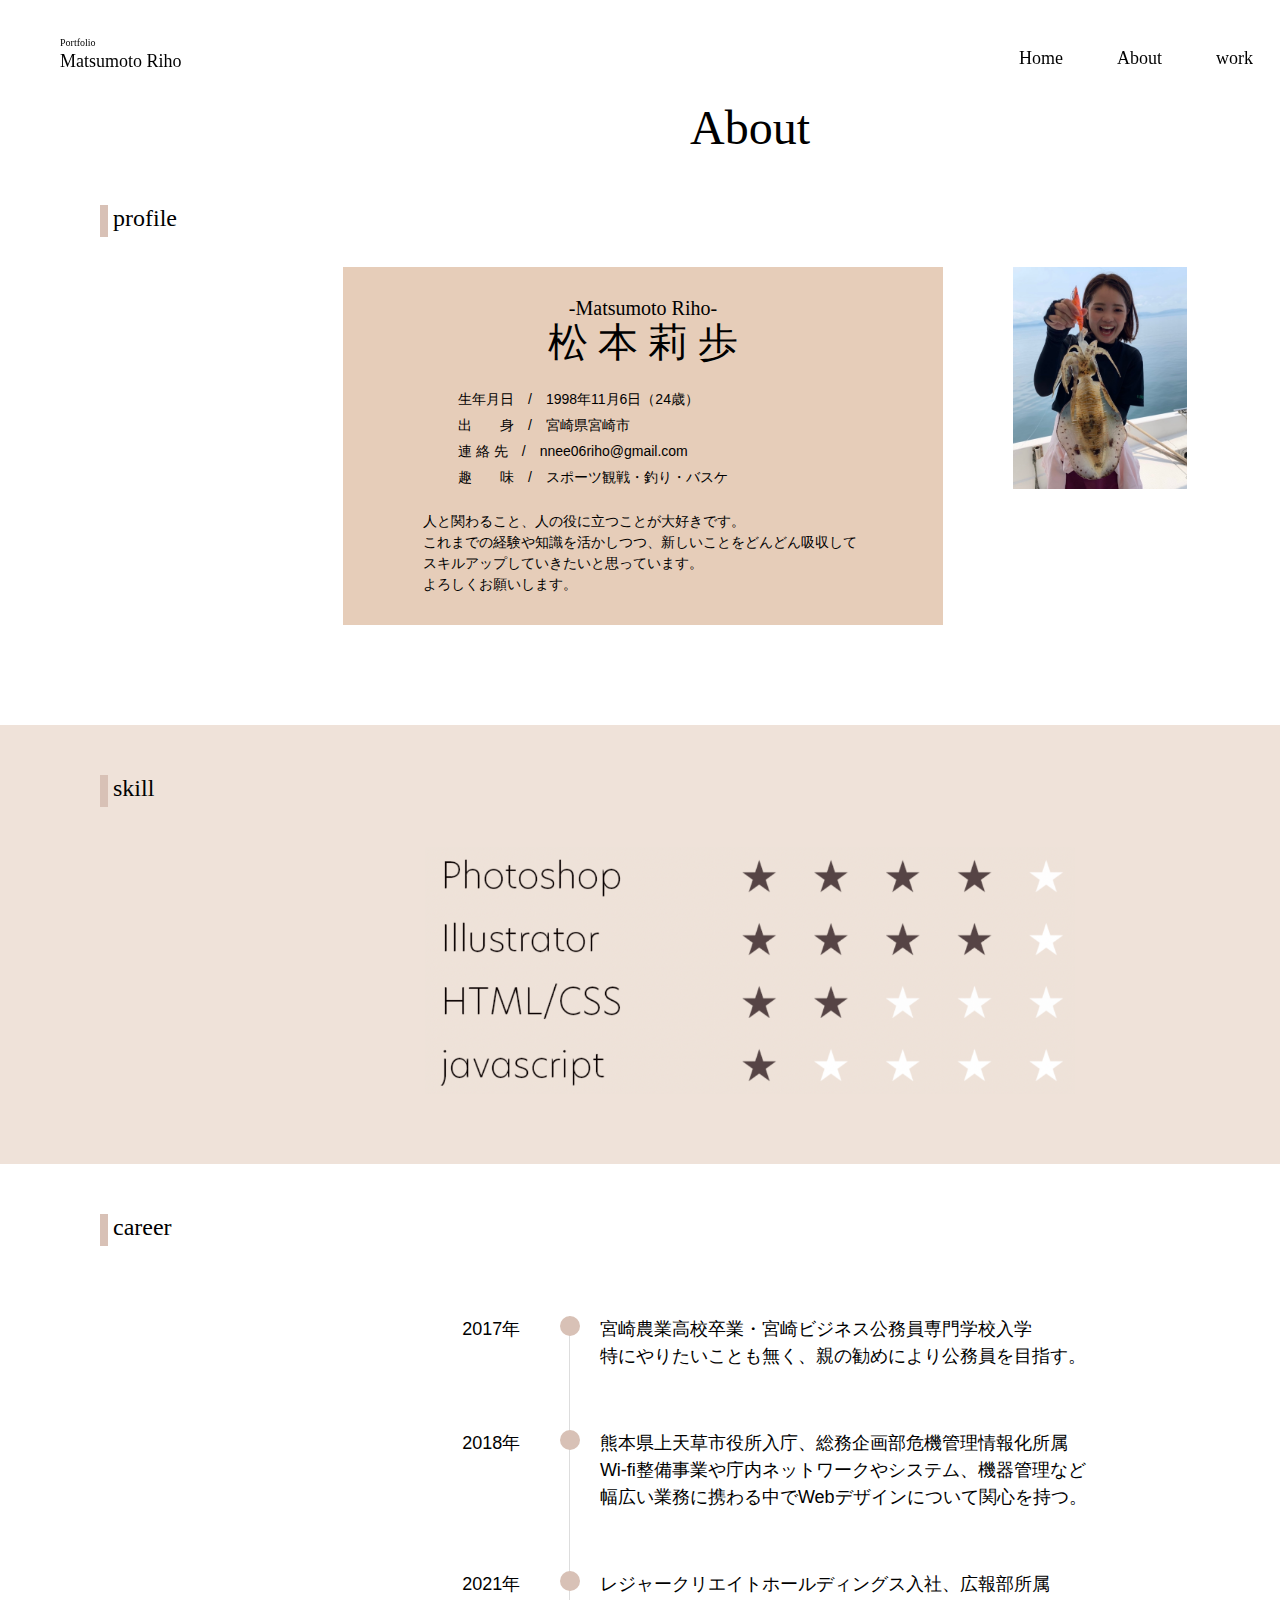
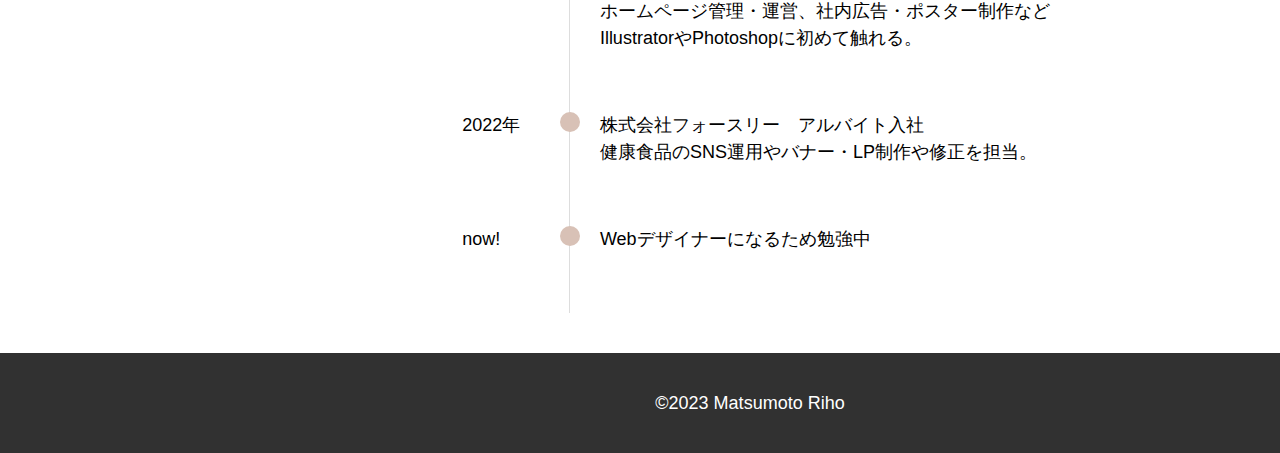
<file: about.html>
<!DOCTYPE html>
<html lang="ja">
<head>
<meta charset="UTF-8">
<meta name="viewport" content="width=device-width, initial-scale=1">
<title>About</title>
<link rel="stylesheet" href="css/style.css">
<link rel="icon" href="images/icon_logo.png">
</head>
<body>
<!--ここからヘッダー-->
<header id="top">
    <div class="top-box">
        <h1><a href="index.html"><span>Portfolio</span><br>Matsumoto Riho</a></h1>   
        <nav id="nav-box">   
            <ul>
                <li><a href="index.html">Home</a></li>
                <li><a href="about.html">About</a></li>
                <li><a href="index.html#home-work">work</a></li>
            </ul>
        </nav>
     </div>
</header>
<!--ここまでヘッダー-->
<!--ここからmainー-->
    <section id="About-profile">
        <h2>About</h2>
    <!--プロフィール-->
        <div class="profile">
            <div class="item">
                <div class="item-square"></div>
                <h3>profile</h3>
            </div>
            <div class="introduction">
                <div class="introduction-box">
                    <div class="name">
                        <p id="furigana">-Matsumoto Riho-</p>
                        <p id="name">松 本  莉 歩</p>
                    </div>
                    <div class="introduction-item">
                        <ul class="item2">
                            <li>生年月日　/　1998年11月6日（24歳）</li>
                            <li>出　　身　/　宮崎県宮崎市</li>
                            <li>連 絡 先　/　nnee06riho@gmail.com</li>
                            <li>趣　　味　/　スポーツ観戦・釣り・バスケ</li>
                        </ul>
                        <p>人と関わること、人の役に立つことが大好きです。<br>
                        これまでの経験や知識を活かしつつ、新しいことをどんどん吸収してスキルアップしていきたいと思っています。<br>よろしくお願いします。</p>
                    </div>
                </div>
                <div class="selfphot">
                    <img src="images/profile_phot.jpg" alt="" width="174" height="222">
                </div>
            </div>
        </div>
    </section>
    <!--スキル-->
    <section id="skill">
        <div class="item">
            <div class="item-square"></div>
            <h3>skill</h3>
        </div>
        <div class="skill-img">
            <img src="images/skill.png" alt="" width="650" height="247">
        </div>
    </section>
    <!--キャリア-->
    <section id="career">
        <div class="item">
            <div class="item-square"></div>
            <h3>career</h3>
        </div>
        <div class="timeline">
            <ul>
                <li>
                    <p class="timeline-date">2017年</p>
                    <div class="timeline-content">
                        <p>宮崎農業高校卒業・宮崎ビジネス公務員専門学校入学<br>特にやりたいことも無く、親の勧めにより公務員を目指す。</p>
                    </div>
                </li>
                <li>
                    <p class="timeline-date">2018年</p>
                    <div class="timeline-content">
                        <p>熊本県上天草市役所入庁、総務企画部危機管理情報化所属<br>Wi-fi整備事業や庁内ネットワークやシステム、機器管理など<br>幅広い業務に携わる中でWebデザインについて関心を持つ。</p>
                    </div>
                </li>
                <li>
                    <p class="timeline-date">2021年</p>
                    <div class="timeline-content">
                        <p>レジャークリエイトホールディングス入社、広報部所属<br>ホームページ管理・運営、社内広告・ポスター制作など<br>IllustratorやPhotoshopに初めて触れる。</p>
                    </div>
                </li>
                <li>
                    <p class="timeline-date">2022年</p>
                    <div class="timeline-content">
                        <p>株式会社フォースリー　アルバイト入社<br>健康食品のSNS運用やバナー・LP制作や修正を担当。</p>
                    </div>
                </li>
                <li>
                    <p class="timeline-date">now!</p>
                    <div class="timeline-content">
                        <p>Webデザイナーになるため勉強中</p>
                    </div>
                </li>
            </ul>
        </div>
    </section>
<!--ここまでmainー-->
<!--ここからフッター-->
<footer>
    <div class="small">
        <small>©︎2023 Matsumoto Riho</small>
    </div>
</footer>
<!--ここまでフッター-->
</body>
</html>
</file>
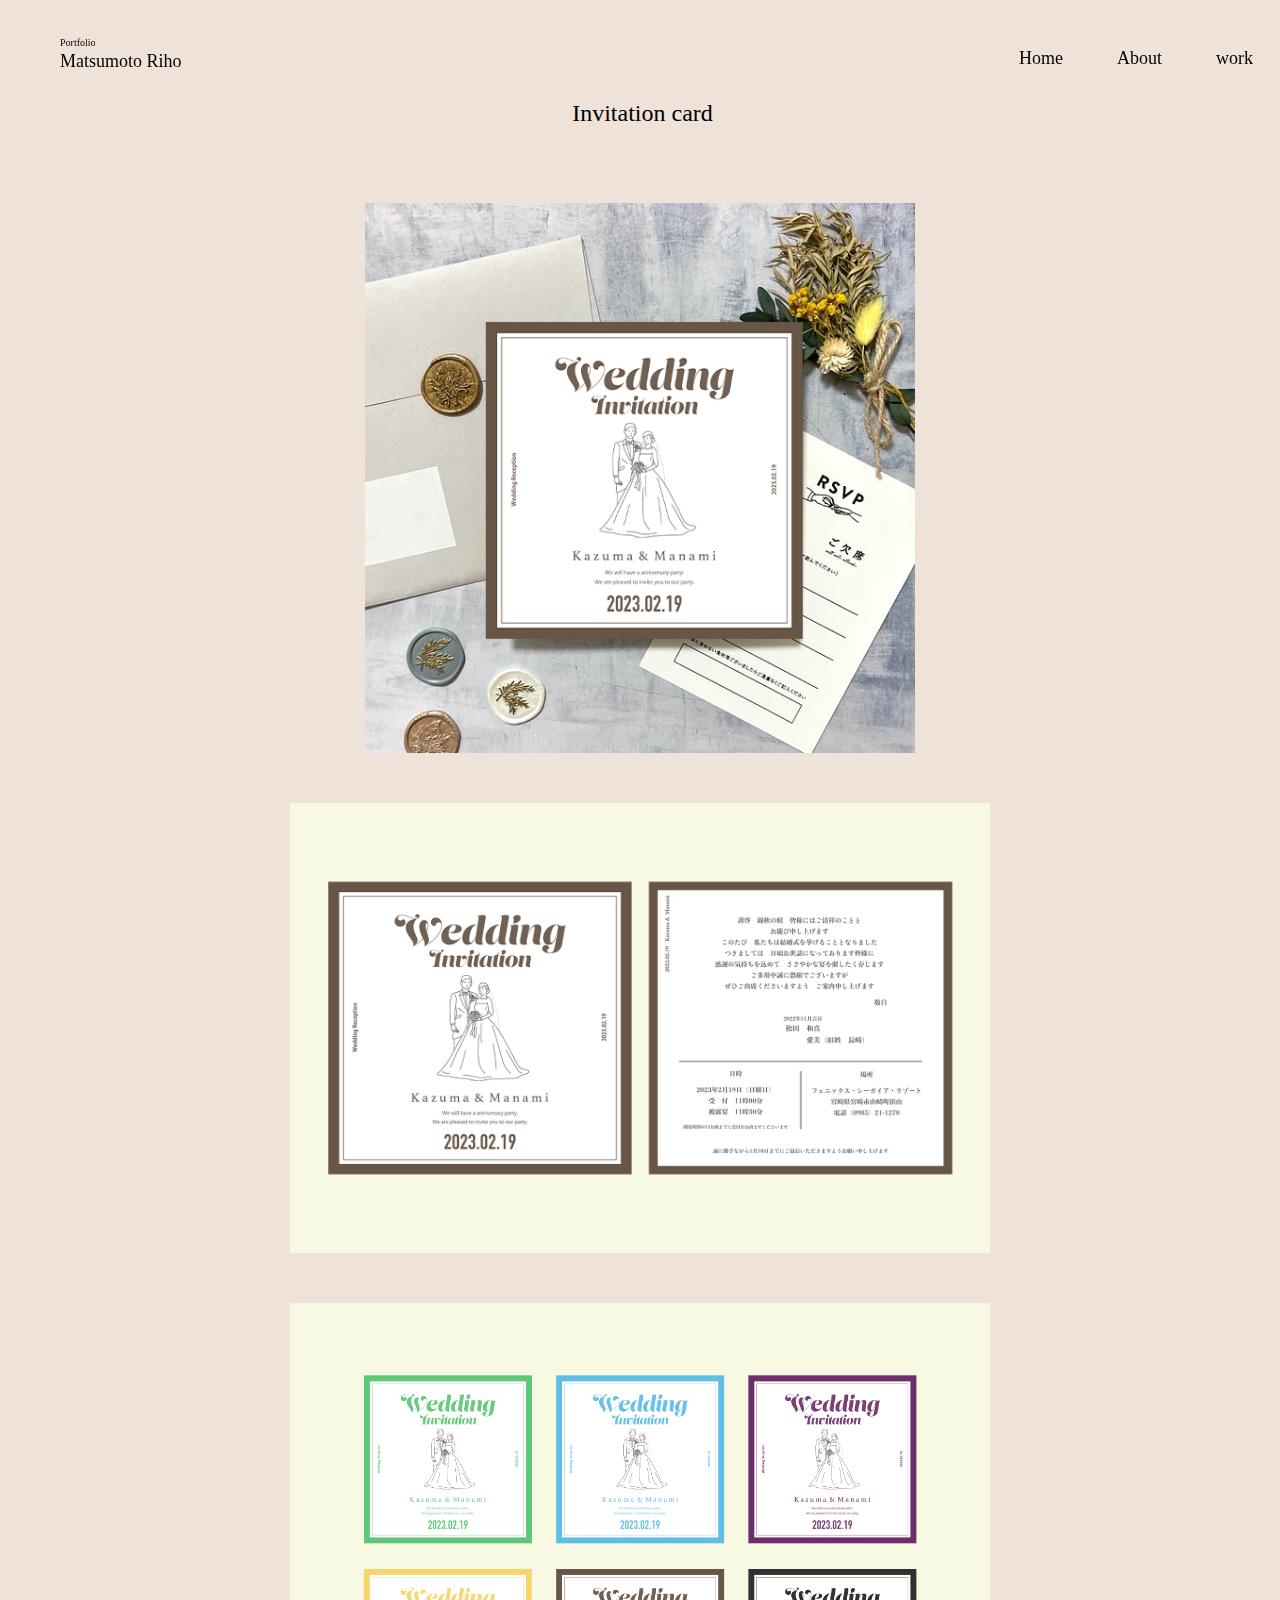
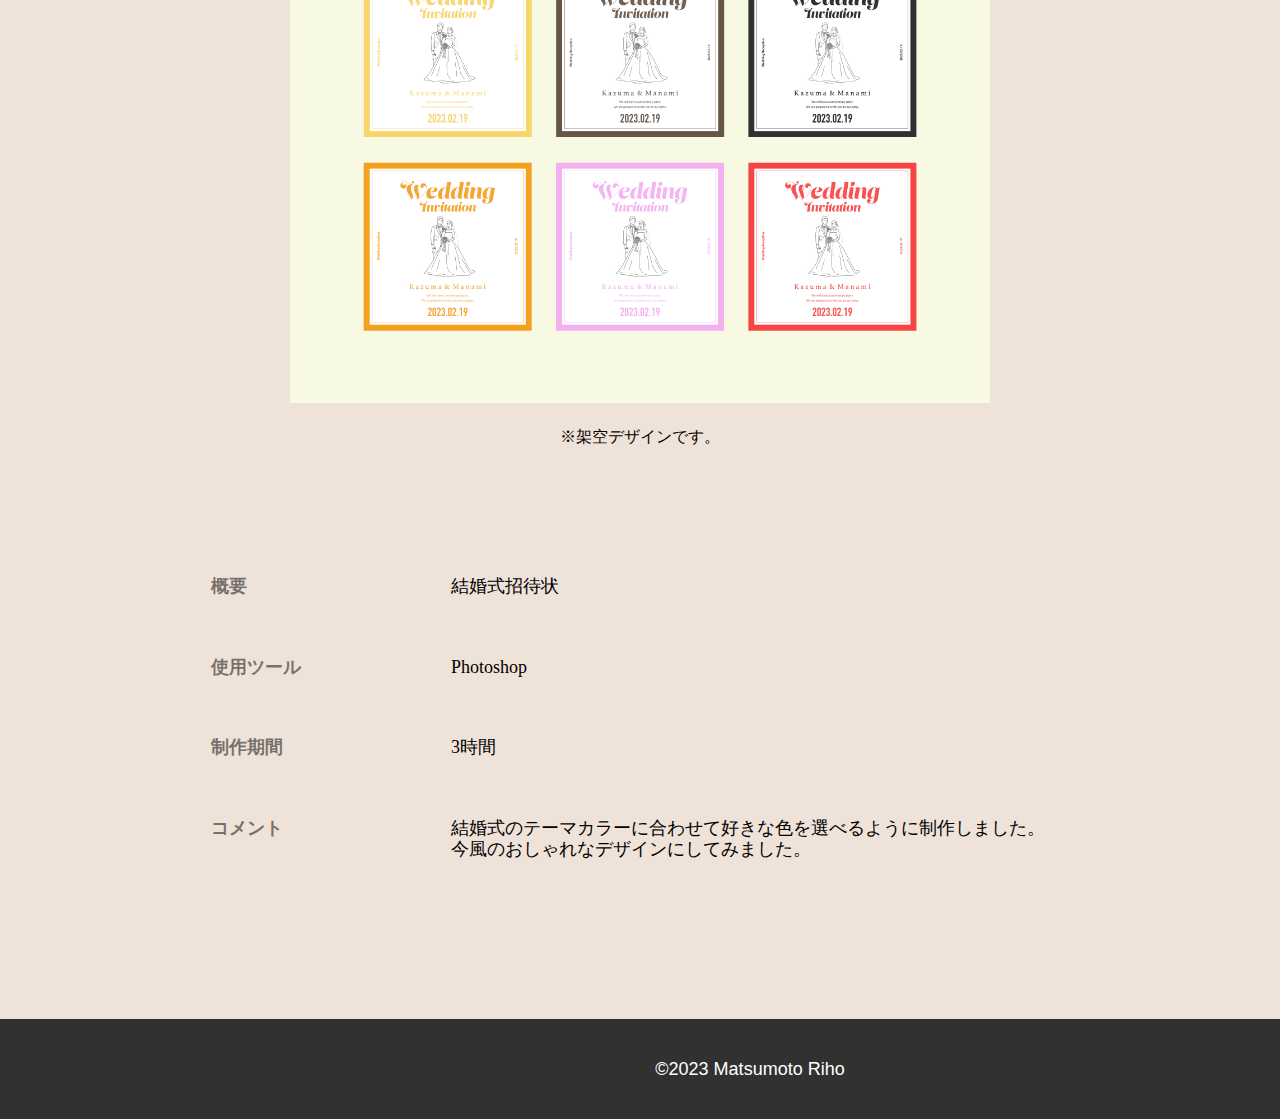
<file: work1.html>
<!DOCTYPE html>
<html lang="ja">
<head>
<meta charset="UTF-8">
<meta name="viewport" content="width=device-width, initial-scale=1">
<title>Invitation card</title>
<link rel="stylesheet" href="css/style.css">
<link rel="stylesheet" href="css/responsive.css" media="screen and (max-width: 480px)">
<link rel="icon" href="images/icon_logo.png">
</head>
<body>
<!--ここからヘッダー-->
<header id="top">
    <div class="top-box">
        <h1><a href="index.html"><span>Portfolio</span><br>Matsumoto Riho</a></h1>   
        <nav id="nav-box">   
            <ul>
                <li><a href="index.html">Home</a></li>
                <li><a href="about.html">About</a></li>
                <li><a href="index.html#home-work">work</a></li>
            </ul>
        </nav>
     </div>
</header>
<!--ここまでヘッダー-->
<!--ここからmain-->
    <div class="title">
        <h3>Invitation card</h3>
    </div>
    <div class="work-img">
        <div>
            <img src="images/work_Invitation1.png" alt="" width="600" height="600">
        </div>
        <div>
            <img src="images/work_Invitation2.png" alt="" width="750" height="500">
        </div>
        <div>
            <img src="images/work_Invitation3.png" alt="" width="750" height="750">
        </div>
    </div>
    <p class="kakuu">※架空デザインです。</p>
    <div class="work-overview">
        <dl>
            <dt>概要</dt><dd>結婚式招待状</dd>
            <dt>使用ツール</dt><dd>Photoshop</dd>
            <dt>制作期間</dt><dd>3時間</dd>
            <dt>コメント</dt><dd>結婚式のテーマカラーに合わせて好きな色を選べるように制作しました。<br>今風のおしゃれなデザインにしてみました。</dd>
        </dl>
    </div>
</section>
<!--ここまでmain-->
<!--ここからフッター-->
<footer>
    <div class="small">
        <small>©︎2023 Matsumoto Riho</small>
    </div>
</footer>
<!--ここまでフッター-->
</body>
</html>
</file>
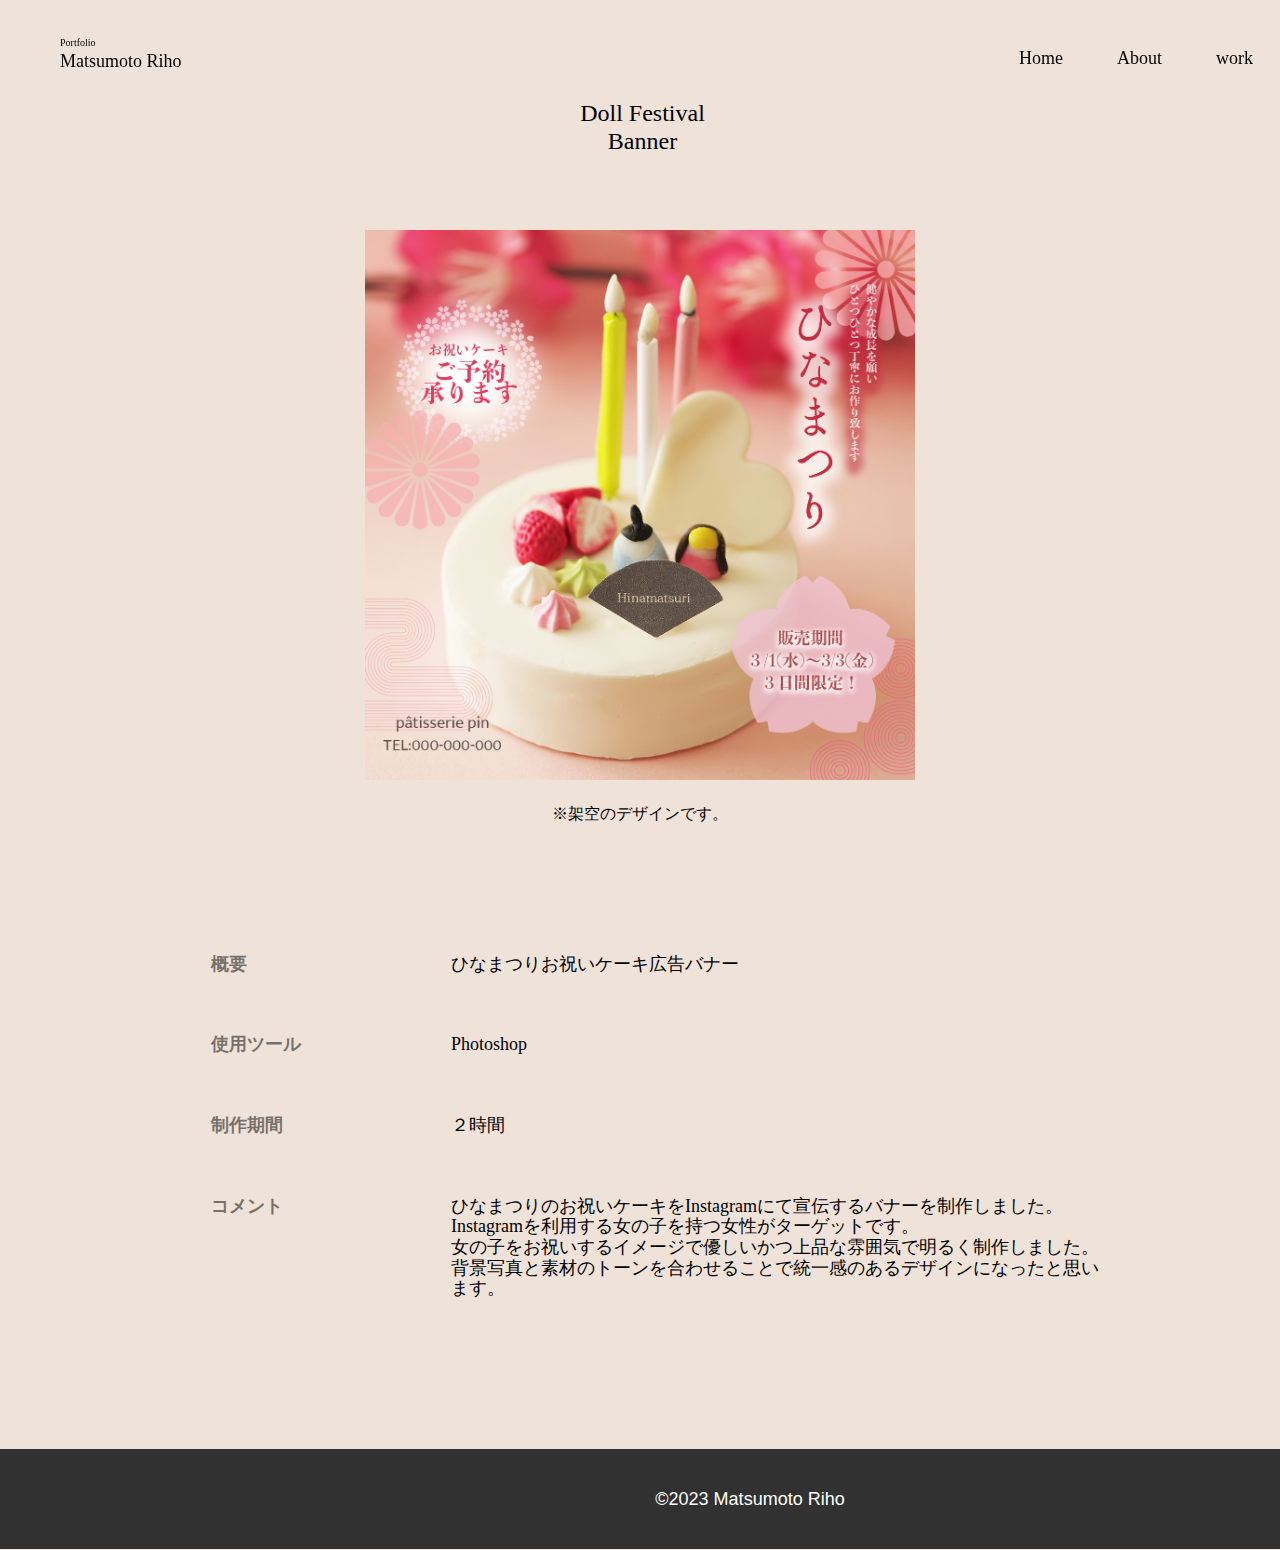
<file: work2.html>
<!DOCTYPE html>
<html lang="ja">
<head>
<meta charset="UTF-8">
<meta name="viewport" content="width=device-width, initial-scale=1">
<title>Doll Festival Banner</title>
<link rel="stylesheet" href="css/style.css">
<link rel="stylesheet" href="css/responsive.css" media="screen and (max-width: 480px)">
<link rel="icon" href="images/icon_logo.png">
</head>
<body>
<!--ここからヘッダー-->
<header id="top">
    <div class="top-box">
        <h1><a href="index.html"><span>Portfolio</span><br>Matsumoto Riho</a></h1>   
        <nav id="nav-box">   
            <ul>
                <li><a href="index.html">Home</a></li>
                <li><a href="about.html">About</a></li>
                <li><a href="index.html#home-work">work</a></li>
            </ul>
        </nav>
     </div>
</header>
<!--ここまでヘッダー-->
<!--ここからmain-->
    <div class="title">
        <h3>Doll Festival<br>Banner</h3>
    </div>
    <div class="work-img">
        <div>
            <img src="images/work_cake.png" alt="" width="600" height="600">
        </div>
    </div>
    <p class="kakuu">※架空のデザインです。</p>
    <div class="work-overview">
        <dl>
            <dt>概要</dt><dd>ひなまつりお祝いケーキ広告バナー</dd>
            <dt>使用ツール</dt><dd>Photoshop</dd>
            <dt>制作期間</dt><dd>２時間</dd>
            <dt>コメント</dt><dd>ひなまつりのお祝いケーキをInstagramにて宣伝するバナーを制作しました。<br>
                Instagramを利用する女の子を持つ女性がターゲットです。<br>女の子をお祝いするイメージで優しいかつ上品な雰囲気で明るく制作しました。<br>背景写真と素材のトーンを合わせることで統一感のあるデザインになったと思います。</dd>
        </dl>
    </div>
</section>
<!--ここまでmain-->
<!--ここからフッター-->
<footer>
    <div class="small">
        <small>©︎2023 Matsumoto Riho</small>
    </div>
</footer>
<!--ここまでフッター-->
</body>
</html>
</file>
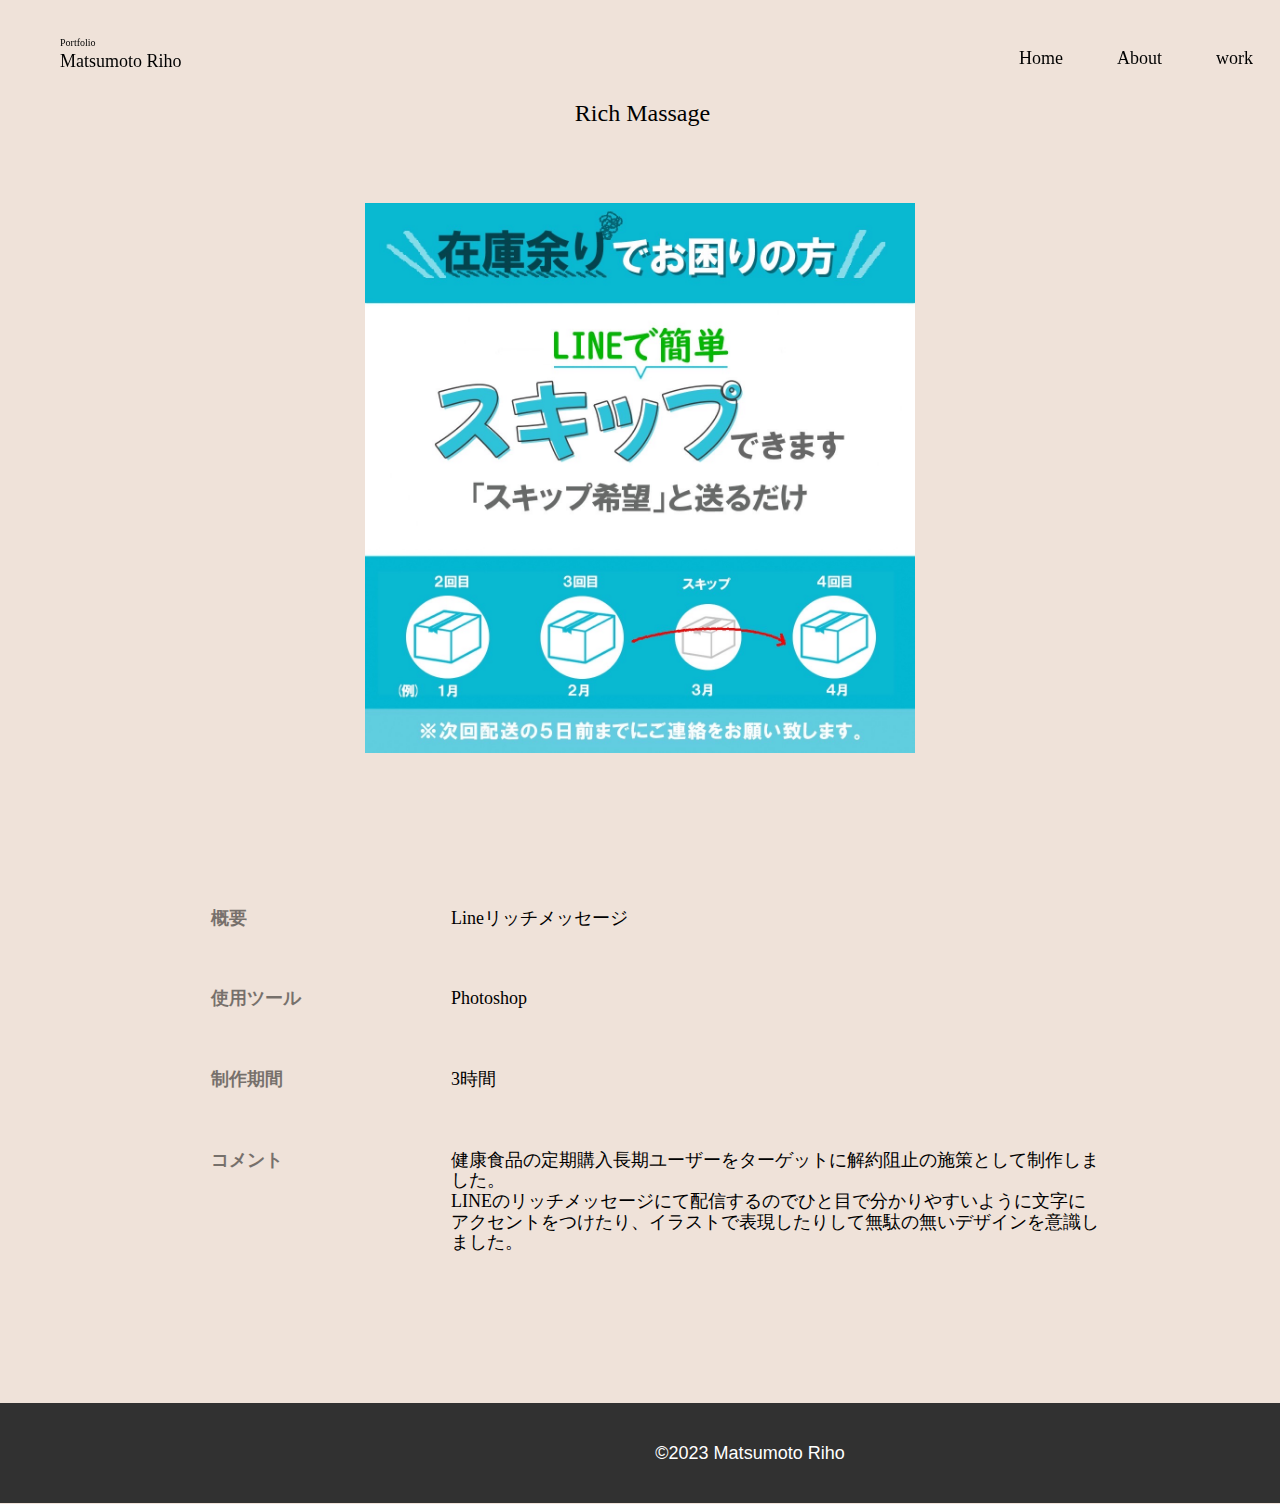
<file: work3.html>
<!DOCTYPE html>
<html lang="ja">
<head>
<meta charset="UTF-8">
<meta name="viewport" content="width=device-width, initial-scale=1">
<title>Rich Massage</title>
<link rel="stylesheet" href="css/style.css">
<link rel="stylesheet" href="css/responsive.css" media="screen and (max-width: 480px)">
<link rel="icon" href="images/icon_logo.png">
</head>
<body>
<!--ここからヘッダー-->
<header id="top">
    <div class="top-box">
        <h1><a href="index.html"><span>Portfolio</span><br>Matsumoto Riho</a></h1>   
        <nav id="nav-box">   
            <ul>
                <li><a href="index.html">Home</a></li>
                <li><a href="about.html">About</a></li>
                <li><a href="index.html#home-work">work</a></li>
            </ul>
        </nav>
     </div>
</header>
<!--ここまでヘッダー-->
<!--ここからmain-->
    <div class="title">
        <h3>Rich Massage</h3>
    </div>
    <div class="work-img">
        <div>
            <img src="images/work_skip.png" alt="" width="600" height="600">
        </div>
    </div>
    <div class="work-overview">
        <dl>
            <dt>概要</dt><dd>Lineリッチメッセージ</dd>
            <dt>使用ツール</dt><dd>Photoshop</dd>
            <dt>制作期間</dt><dd>3時間</dd>
            <dt>コメント</dt><dd>健康食品の定期購入長期ユーザーをターゲットに解約阻止の施策として制作しました。<br>LINEのリッチメッセージにて配信するのでひと目で分かりやすいように文字にアクセントをつけたり、イラストで表現したりして無駄の無いデザインを意識しました。</dd>
        </dl>
    </div>
</section>
<!--ここまでmain-->
<!--ここからフッター-->
<footer>
    <div class="small">
        <small>©︎2023 Matsumoto Riho</small>
    </div>
</footer>
<!--ここまでフッター-->
</body>
</html>
</file>
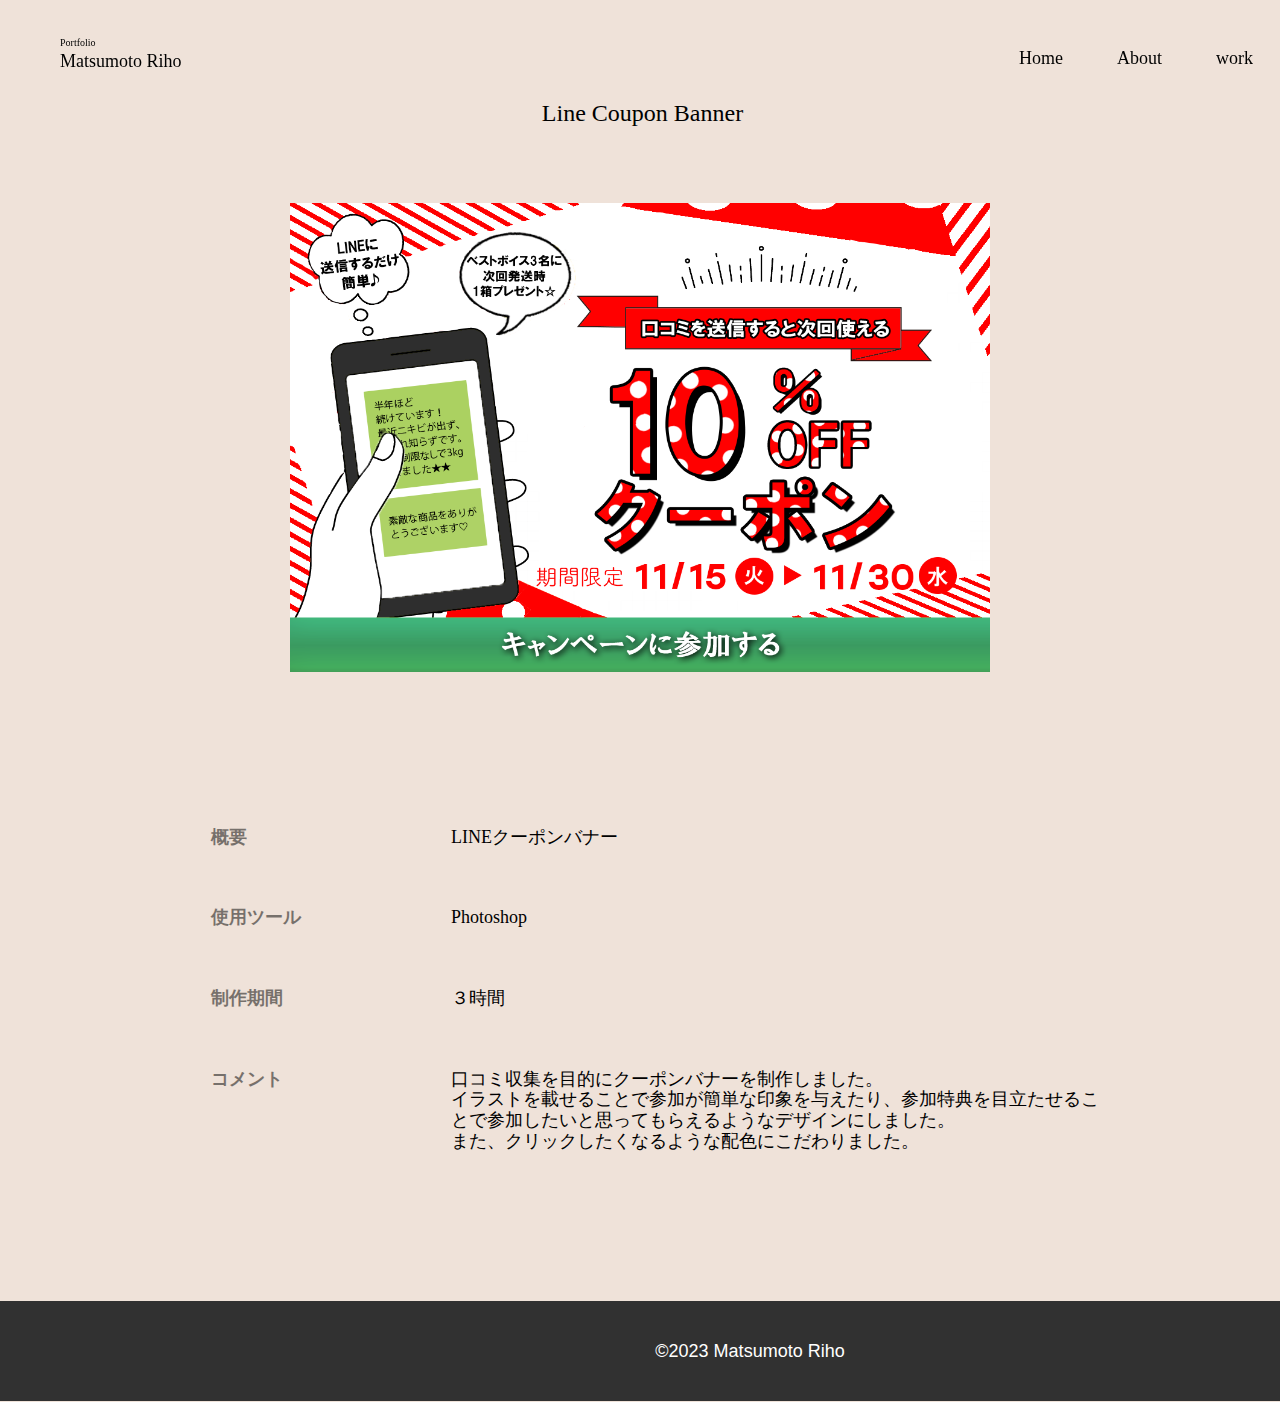
<file: work4.html>
<!DOCTYPE html>
<html lang="ja">
<head>
<meta charset="UTF-8">
<meta name="viewport" content="width=device-width, initial-scale=1">
<title>Line Coupon Banner</title>
<link rel="stylesheet" href="css/style.css">
<link rel="stylesheet" href="css/responsive.css" media="screen and (max-width: 480px)">
<link rel="icon" href="images/icon_logo.png">
</head>
<body>
<!--ここからヘッダー-->
<header id="top">
    <div class="top-box">
        <h1><a href="index.html"><span>Portfolio</span><br>Matsumoto Riho</a></h1>   
        <nav id="nav-box">   
            <ul>
                <li><a href="index.html">Home</a></li>
                <li><a href="about.html">About</a></li>
                <li><a href="index.html#home-work">work</a></li>
                <link rel="icon" href="images/icon_logo.png">
            </ul>
        </nav>
     </div>
</header>
<!--ここまでヘッダー-->
<!--ここからmain-->
    <div class="title">
        <h3>Line Coupon Banner</h3>
    </div>
    <div class="work-img">
        <div>
            <img src="images/work_coupon.png" alt="" width="750" height="519">
        </div>
    </div>
    <div class="work-overview">
        <dl>
            <dt>概要</dt><dd>LINEクーポンバナー</dd>
            <dt>使用ツール</dt><dd>Photoshop</dd>
            <dt>制作期間</dt><dd>３時間</dd>
            <dt>コメント</dt><dd>口コミ収集を目的にクーポンバナーを制作しました。<br>イラストを載せることで参加が簡単な印象を与えたり、参加特典を目立たせることで参加したいと思ってもらえるようなデザインにしました。<br>また、クリックしたくなるような配色にこだわりました。</dd>
        </dl>
    </div>
</section>
<!--ここまでmain-->
<!--ここからフッター-->
<footer>
    <div class="small">
        <small>©︎2023 Matsumoto Riho</small>
    </div>
</footer>
<!--ここまでフッター-->
</body>
</html>
</file>
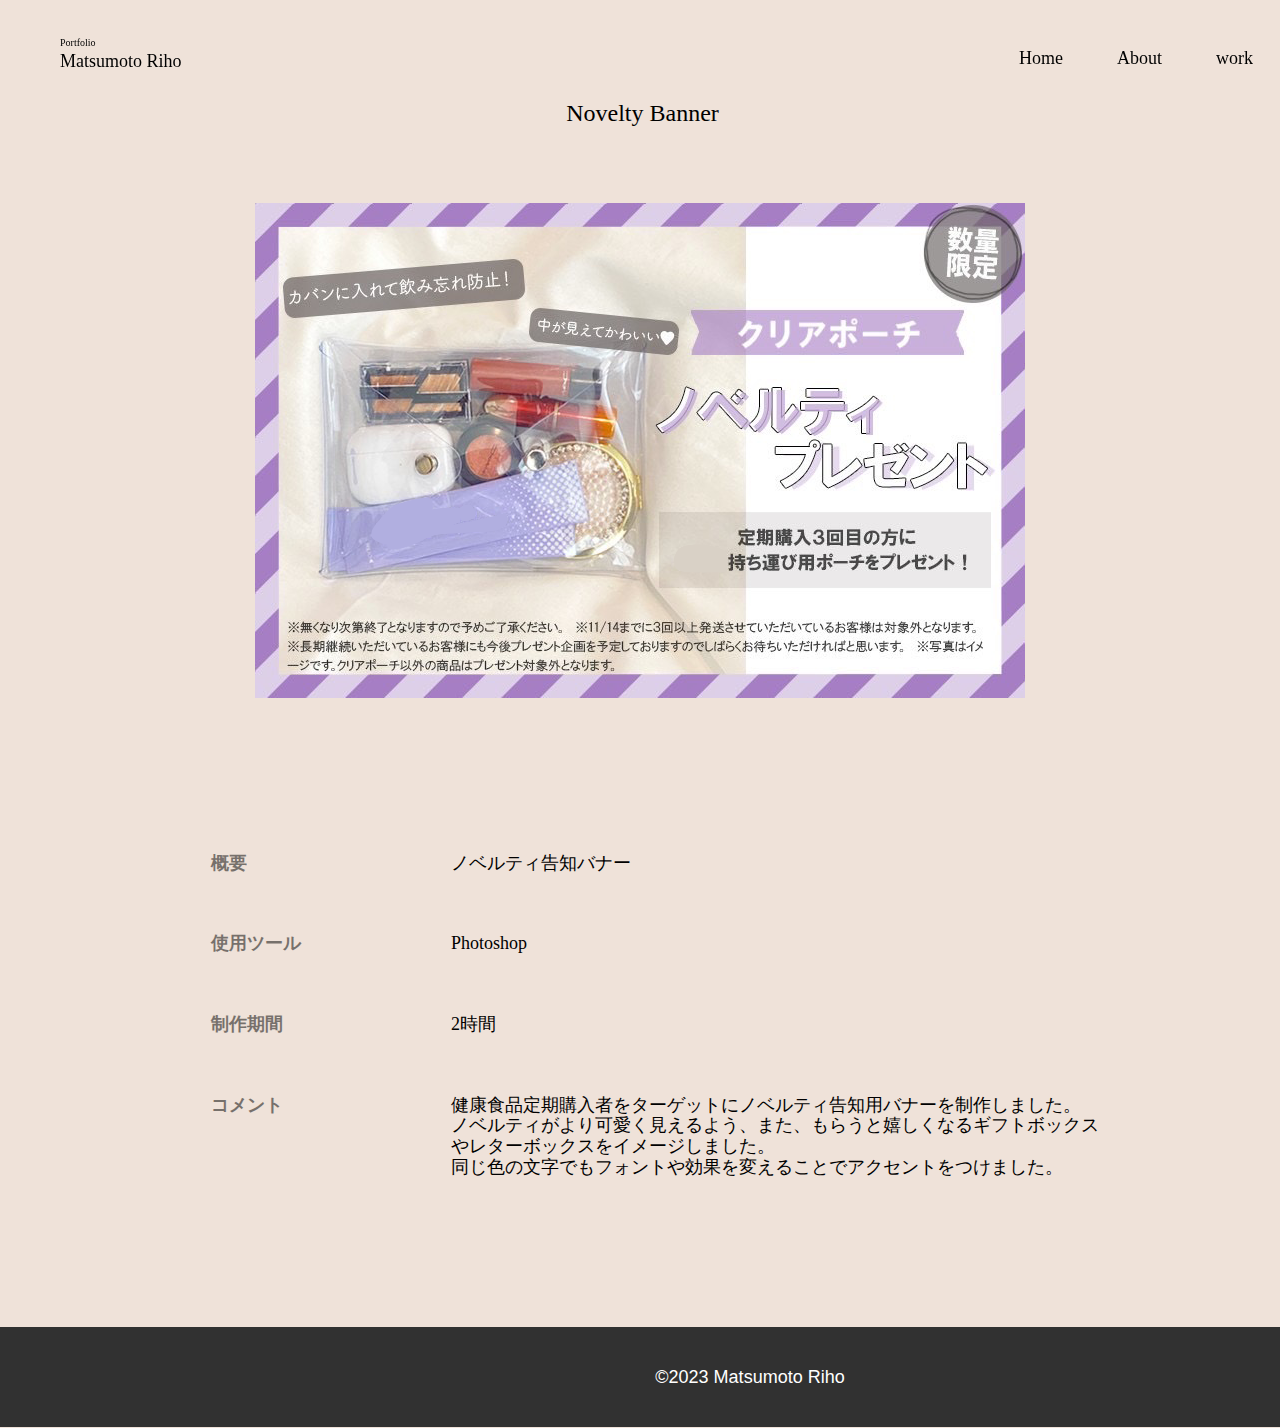
<file: work5.html>
<!DOCTYPE html>
<html lang="ja">
<head>
<meta charset="UTF-8">
<meta name="viewport" content="width=device-width, initial-scale=1">
<title>Novelty Banner</title>
<link rel="stylesheet" href="css/style.css">
<link rel="stylesheet" href="css/responsive.css" media="screen and (max-width: 480px)">
<link rel="icon" href="images/icon_logo.png">
</head>
<body>
<!--ここからヘッダー-->
<header id="top">
    <div class="top-box">
        <h1><a href="index.html"><span>Portfolio</span><br>Matsumoto Riho</a></h1>   
        <nav id="nav-box">   
            <ul>
                <li><a href="index.html">Home</a></li>
                <li><a href="about.html">About</a></li>
                <li><a href="index.html#home-work">work</a></li>
            </ul>
        </nav>
     </div>
</header>
<!--ここまでヘッダー-->
<!--ここからmain-->
    <div class="title">
        <h3>Novelty Banner</h3>
    </div>
    <div class="work-img">
        <div>
            <img src="images/work_novelty.png" alt="" width="" height="">
        </div>
    </div>
    <div class="work-overview">
        <dl>
            <dt>概要</dt><dd>ノベルティ告知バナー</dd>
            <dt>使用ツール</dt><dd>Photoshop</dd>
            <dt>制作期間</dt><dd>2時間</dd>
            <dt>コメント</dt><dd>健康食品定期購入者をターゲットにノベルティ告知用バナーを制作しました。<br>ノベルティがより可愛く見えるよう、また、もらうと嬉しくなるギフトボックスやレターボックスをイメージしました。<br>同じ色の文字でもフォントや効果を変えることでアクセントをつけました。</dd>
        </dl>
    </div>
</section>
<!--ここまでmain-->
<!--ここからフッター-->
<footer>
    <div class="small">
        <small>©︎2023 Matsumoto Riho</small>
    </div>
</footer>
<!--ここまでフッター-->
</body>
</html>
</file>
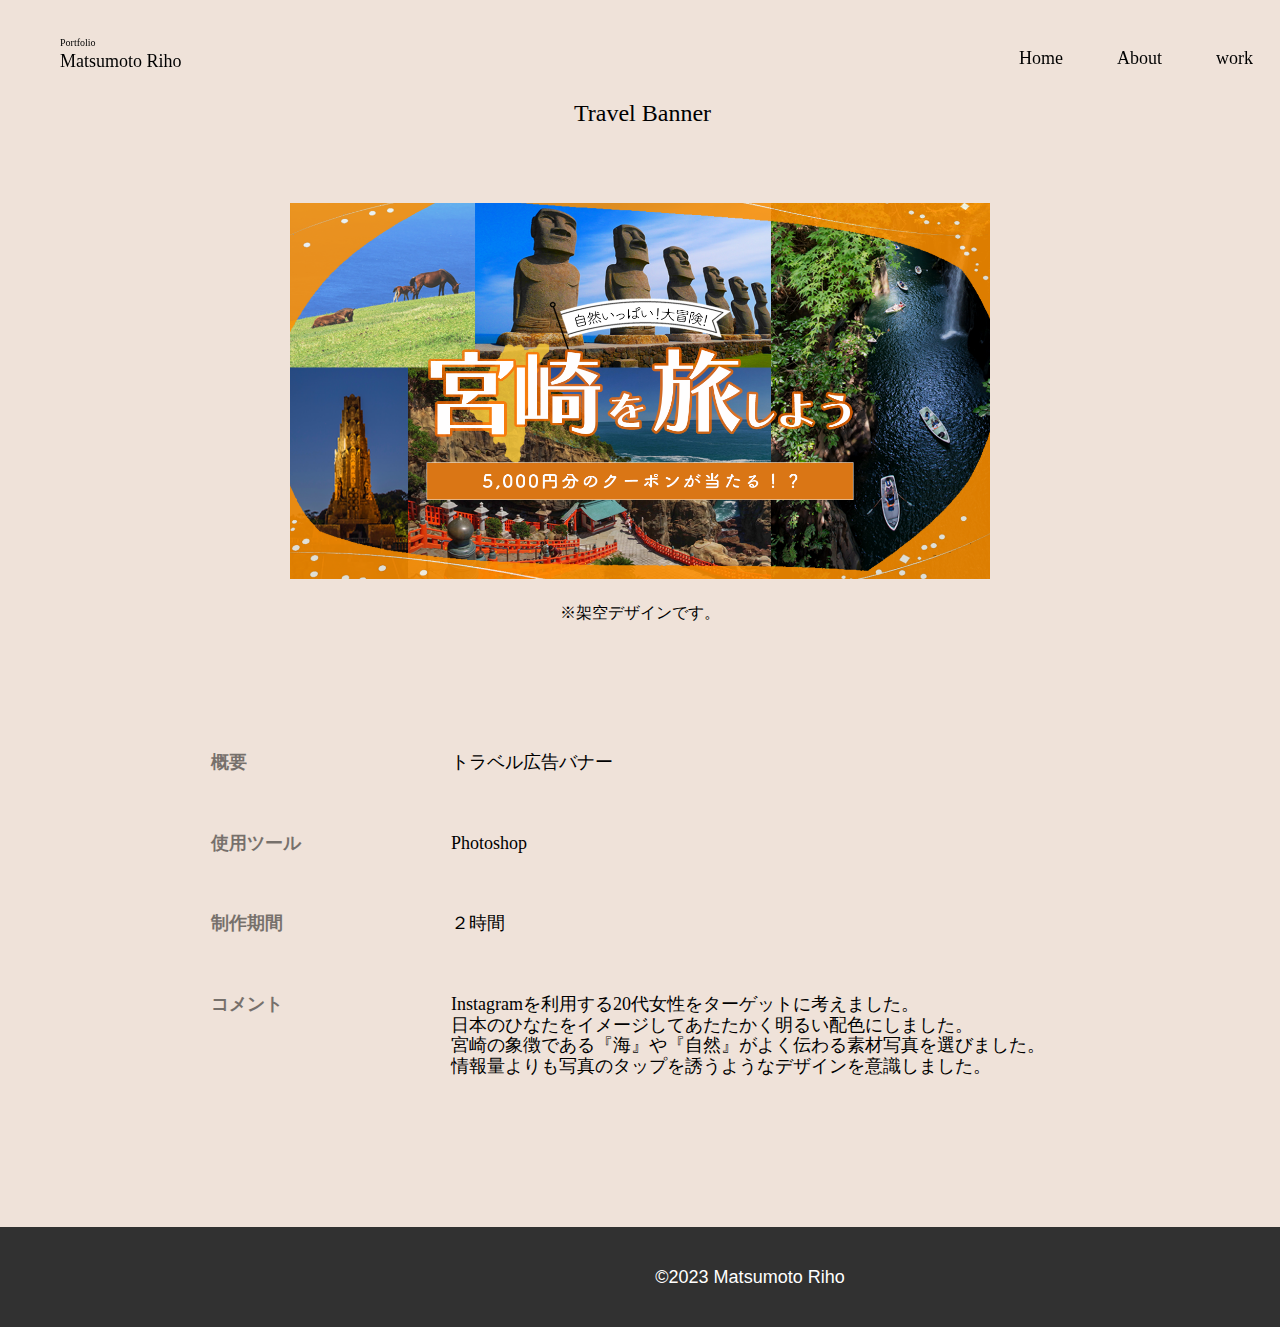
<file: work6.html>
<!DOCTYPE html>
<html lang="ja">
<head>
<meta charset="UTF-8">
<meta name="viewport" content="width=device-width, initial-scale=1">
<title>Travel Banner</title>
<link rel="stylesheet" href="css/style.css">
<link rel="stylesheet" href="css/responsive.css" media="screen and (max-width: 480px)">
<link rel="icon" href="images/icon_logo.png">
</head>
<body>
<!--ここからヘッダー-->
<header id="top">
    <div class="top-box">
        <h1><a href="index.html"><span>Portfolio</span><br>Matsumoto Riho</a></h1>   
        <nav id="nav-box">   
            <ul>
                <li><a href="index.html">Home</a></li>
                <li><a href="about.html">About</a></li>
                <li><a href="index.html#home-work">work</a></li>
            </ul>
        </nav>
     </div>
</header>
<!--ここまでヘッダー-->
<!--ここからmain-->
    <div class="title">
        <h3>Travel Banner</h3>
    </div>
    <div class="work-img">
        <div>
            <img src="images/work_travel.png" alt="" width="750" height="426">
        </div>
    </div>
    <p class="kakuu">※架空デザインです。</p>
    <div class="work-overview">
        <dl>
            <dt>概要</dt><dd>トラベル広告バナー</dd>
            <dt>使用ツール</dt><dd>Photoshop</dd>
            <dt>制作期間</dt><dd>２時間</dd>
            <dt>コメント</dt><dd>Instagramを利用する20代女性をターゲットに考えました。<br>日本のひなたをイメージしてあたたかく明るい配色にしました。<br>宮崎の象徴である『海』や『自然』がよく伝わる素材写真を選びました。<br>情報量よりも写真のタップを誘うようなデザインを意識しました。</dd>
        </dl>
    </div>
</section>
<!--ここまでmain-->
<!--ここからフッター-->
<footer>
    <div class="small">
        <small>©︎2023 Matsumoto Riho</small>
    </div>
</footer>
<!--ここまでフッター-->
</body>
</html>
</file>
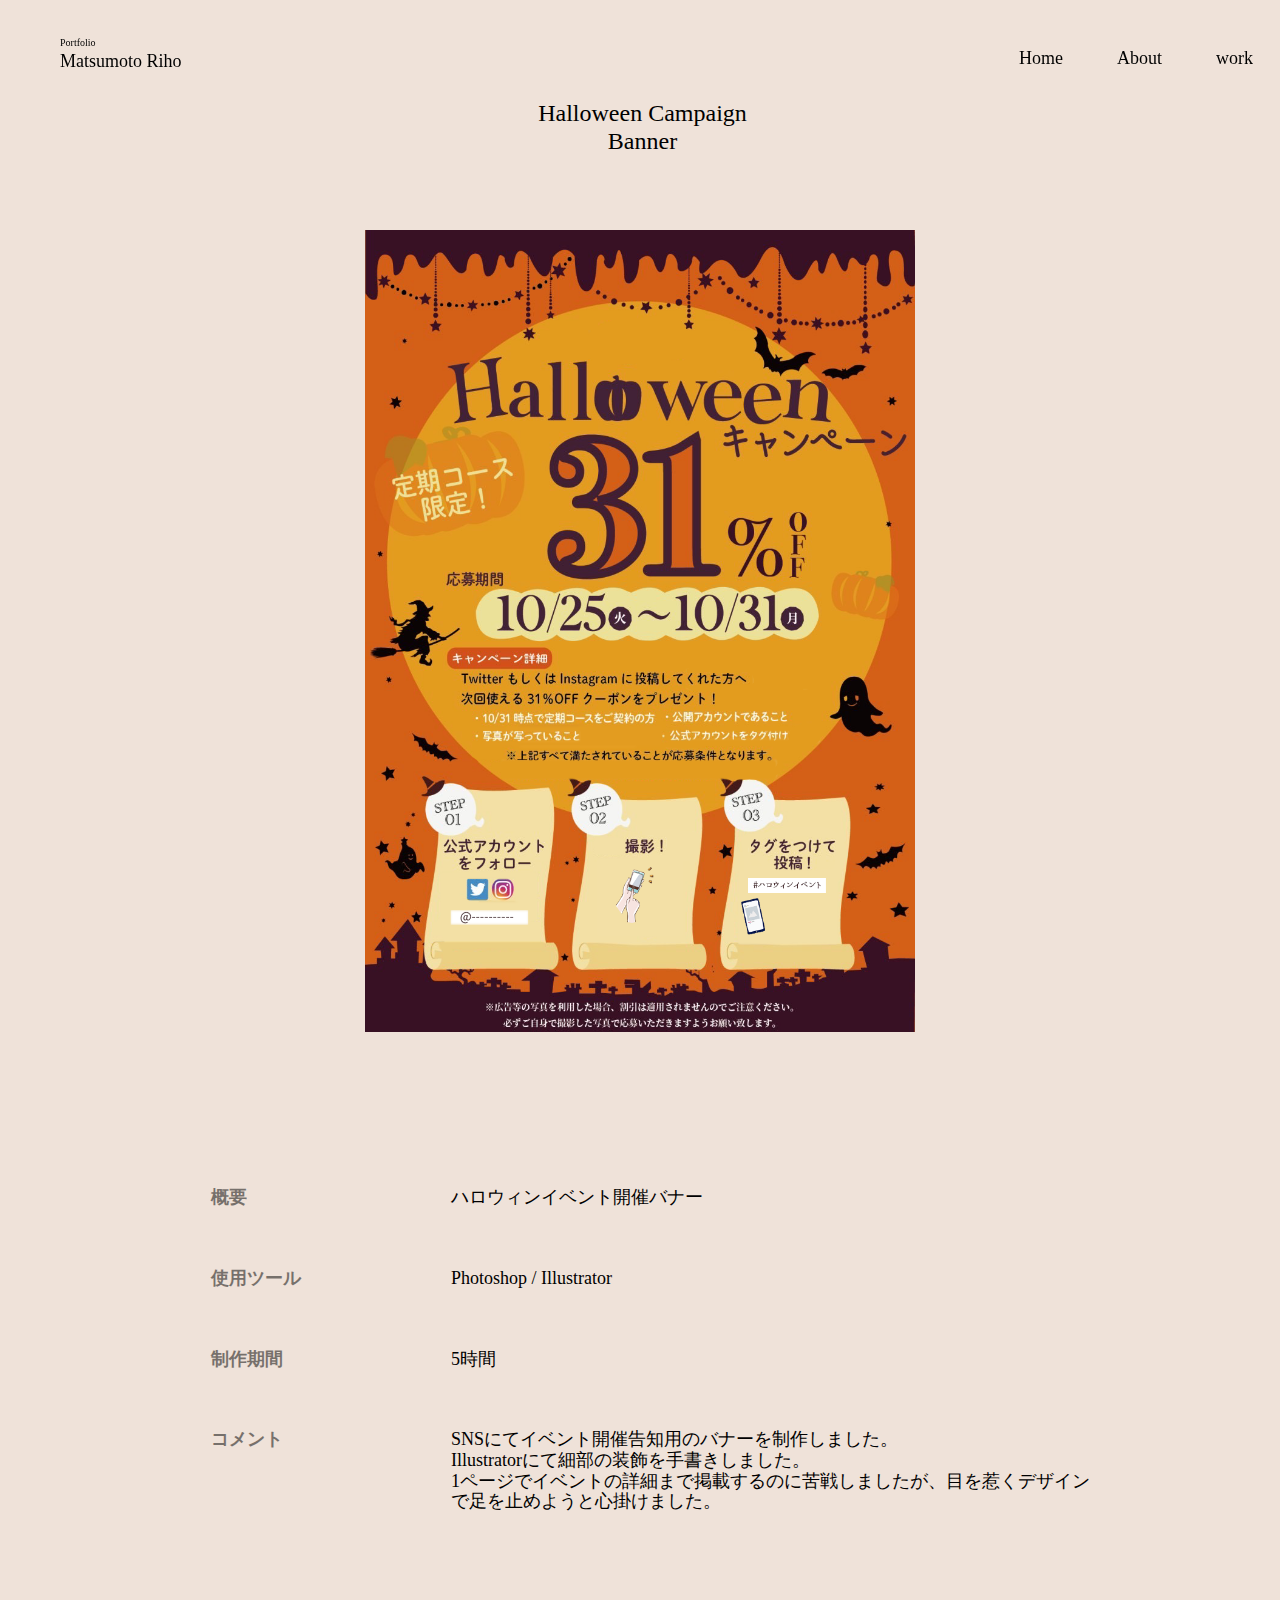
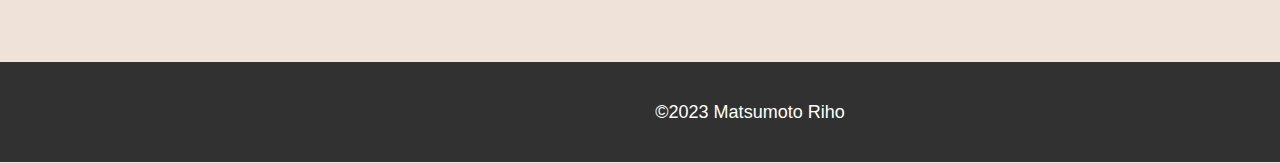
<file: work7.html>
<!DOCTYPE html>
<html lang="ja">
<head>
<meta charset="UTF-8">
<meta name="viewport" content="width=device-width, initial-scale=1">
<title>Halloween Campaign Banner</title>
<link rel="stylesheet" href="css/style.css">
<link rel="stylesheet" href="css/responsive.css" media="screen and (max-width: 480px)">
<link rel="icon" href="images/icon_logo.png">
</head>
<body>
<!--ここからヘッダー-->
<header id="top">
    <div class="top-box">
        <h1><a href="index.html"><span>Portfolio</span><br>Matsumoto Riho</a></h1>   
        <nav id="nav-box">   
            <ul>
                <li><a href="index.html">Home</a></li>
                <li><a href="about.html">About</a></li>
                <li><a href="index.html#home-work">work</a></li>
            </ul>
        </nav>
     </div>
</header>
<!--ここまでヘッダー-->
<!--ここからmain-->
    <div class="title">
        <h3>Halloween Campaign<br>Banner</h3>
    </div>
    <div class="work-img">
        <div>
            <img src="images/work_halloween.png" alt="" width="600" height="852">
        </div>
    </div>
    <div class="work-overview">
        <dl>
            <dt>概要</dt><dd>ハロウィンイベント開催バナー</dd>
            <dt>使用ツール</dt><dd>Photoshop / Illustrator</dd>
            <dt>制作期間</dt><dd>5時間</dd>
            <dt>コメント</dt><dd>SNSにてイベント開催告知用のバナーを制作しました。<br>Illustratorにて細部の装飾を手書きしました。<br>1ページでイベントの詳細まで掲載するのに苦戦しましたが、目を惹くデザインで足を止めようと心掛けました。</dd>
        </dl>
    </div>
</section>
<!--ここまでmain-->
<!--ここからフッター-->
<footer>
    <div class="small">
        <small>©︎2023 Matsumoto Riho</small>
    </div>
</footer>
<!--ここまでフッター-->
</body>
</html>
</file>
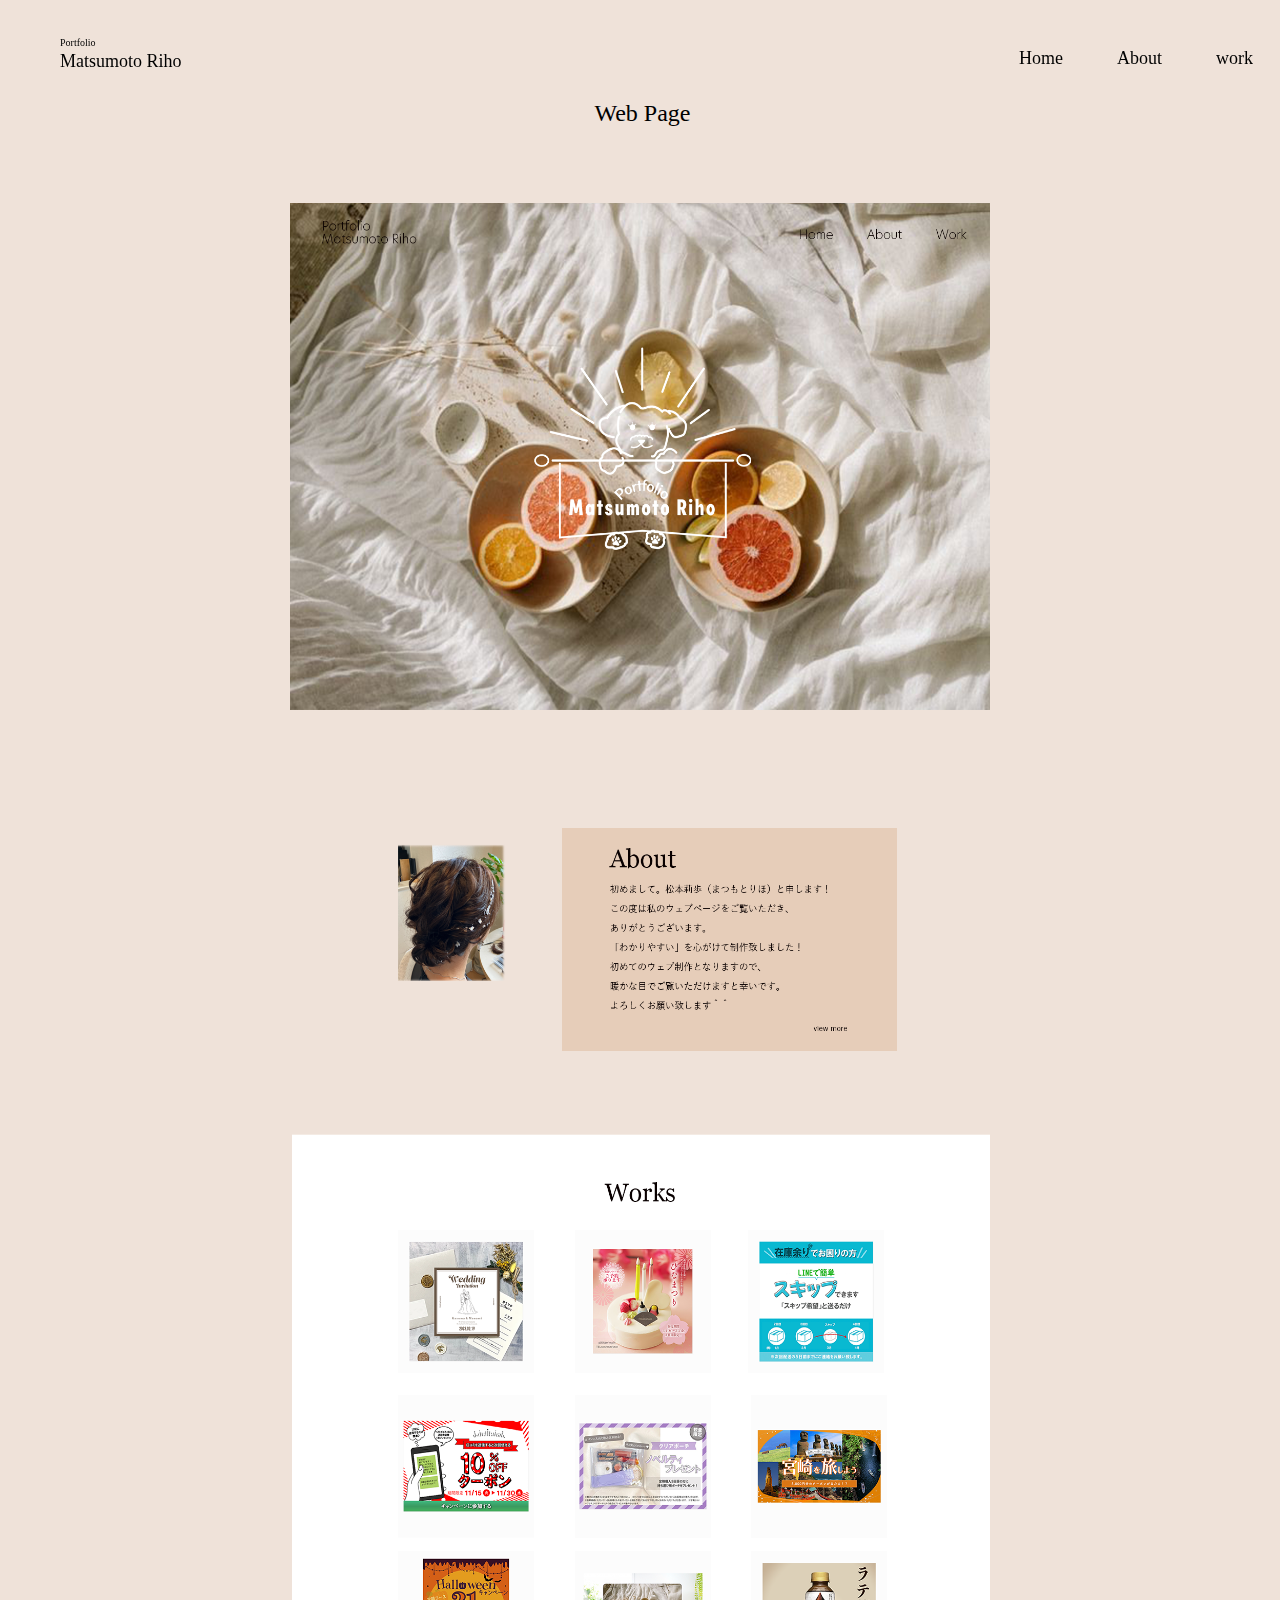
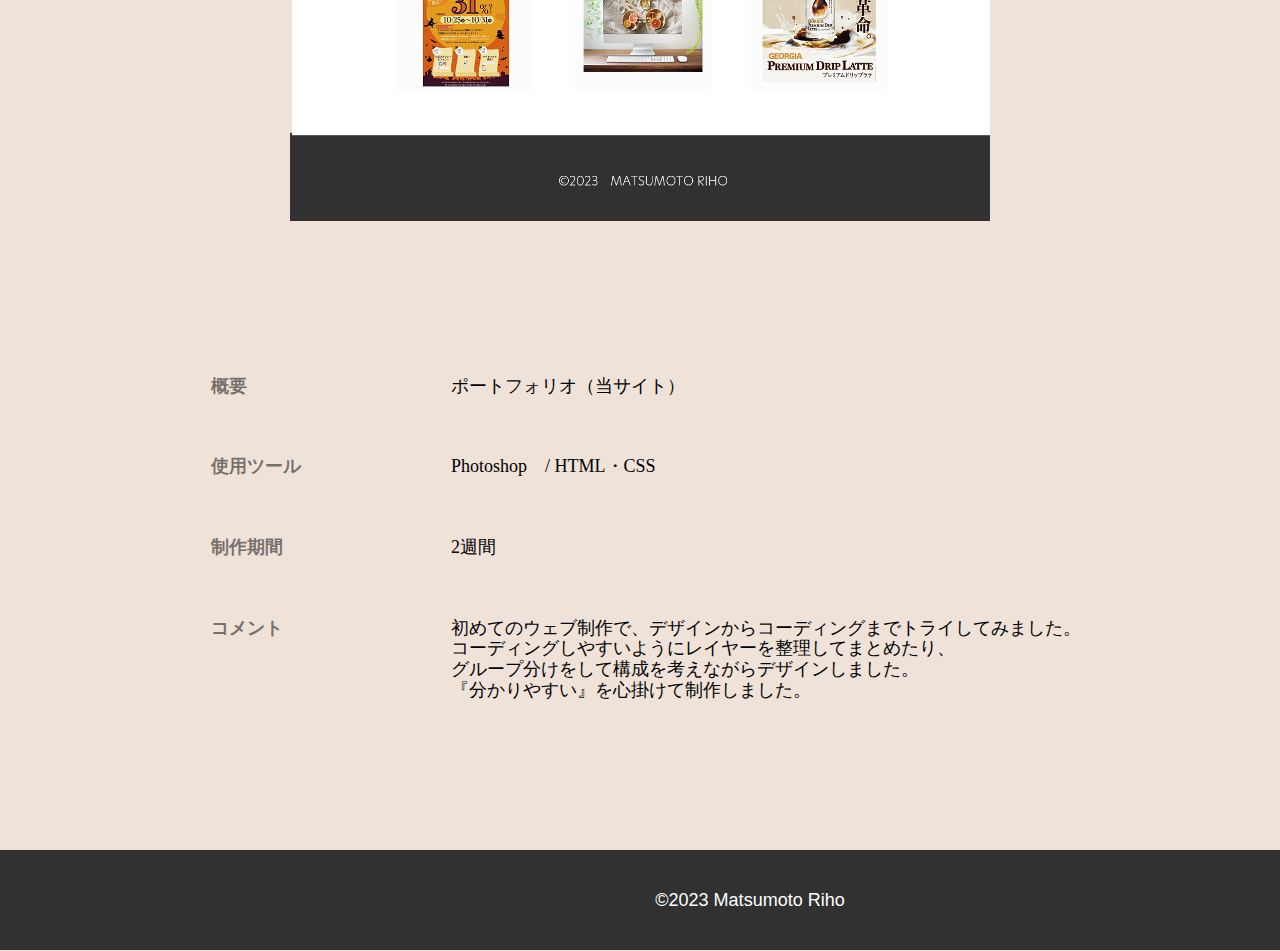
<file: work8.html>
<!DOCTYPE html>
<html lang="ja">
<head>
<meta charset="UTF-8">
<meta name="viewport" content="width=device-width, initial-scale=1">
<title>Web Page</title>
<link rel="stylesheet" href="css/style.css">
<link rel="stylesheet" href="css/responsive.css" media="screen and (max-width: 480px)">
<link rel="icon" href="images/icon_logo.png">
</head>
<body>
<!--ここからヘッダー-->
<header id="top">
    <div class="top-box">
        <h1><a href="index.html"><span>Portfolio</span><br>Matsumoto Riho</a></h1>   
        <nav id="nav-box">   
            <ul>
                <li><a href="index.html">Home</a></li>
                <li><a href="about.html">About</a></li>
                <li><a href="index.html#home-work">work</a></li>
            </ul>
        </nav>
     </div>
</header>
<!--ここまでヘッダー-->
<!--ここからmain-->
    <div class="title">
        <h3>Web Page</h3>
    </div>
    <div class="work-img">
        <div>
            <img src="images/work_webpage.png" alt="" width="750" height="1668">
        </div>
    </div>
    <div class="work-overview">
        <dl>
            <dt>概要</dt><dd>ポートフォリオ（当サイト）</dd>
            <dt>使用ツール</dt><dd>Photoshop　/ HTML・CSS</dd>
            <dt>制作期間</dt><dd>2週間</dd>
            <dt>コメント</dt><dd>初めてのウェブ制作で、デザインからコーディングまでトライしてみました。<br>コーディングしやすいようにレイヤーを整理してまとめたり、<br>グループ分けをして構成を考えながらデザインしました。<br>『分かりやすい』を心掛けて制作しました。</dd>
        </dl>
    </div>
</section>
<!--ここまでmain-->
<!--ここからフッター-->
<footer>
    <div class="small">
        <small>©︎2023 Matsumoto Riho</small>
    </div>
</footer>
<!--ここまでフッター-->
</body>
</html>
</file>
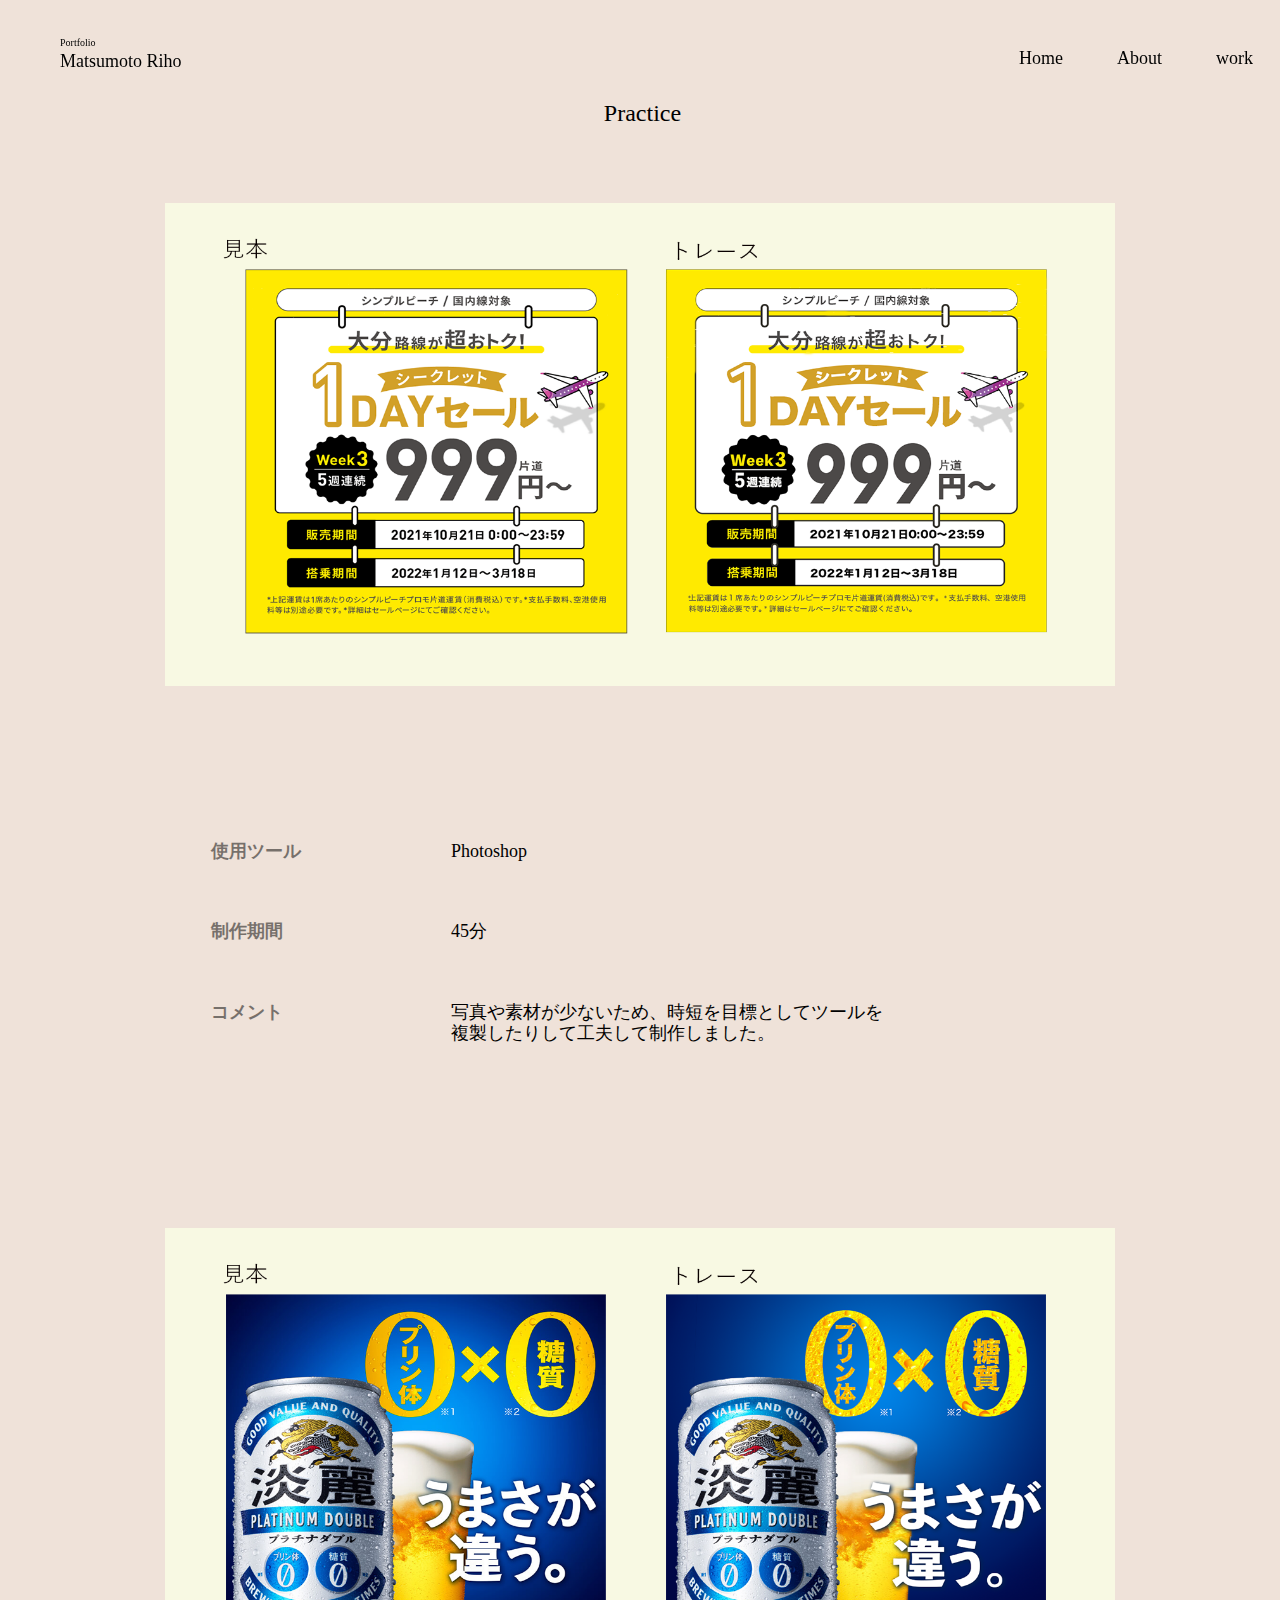
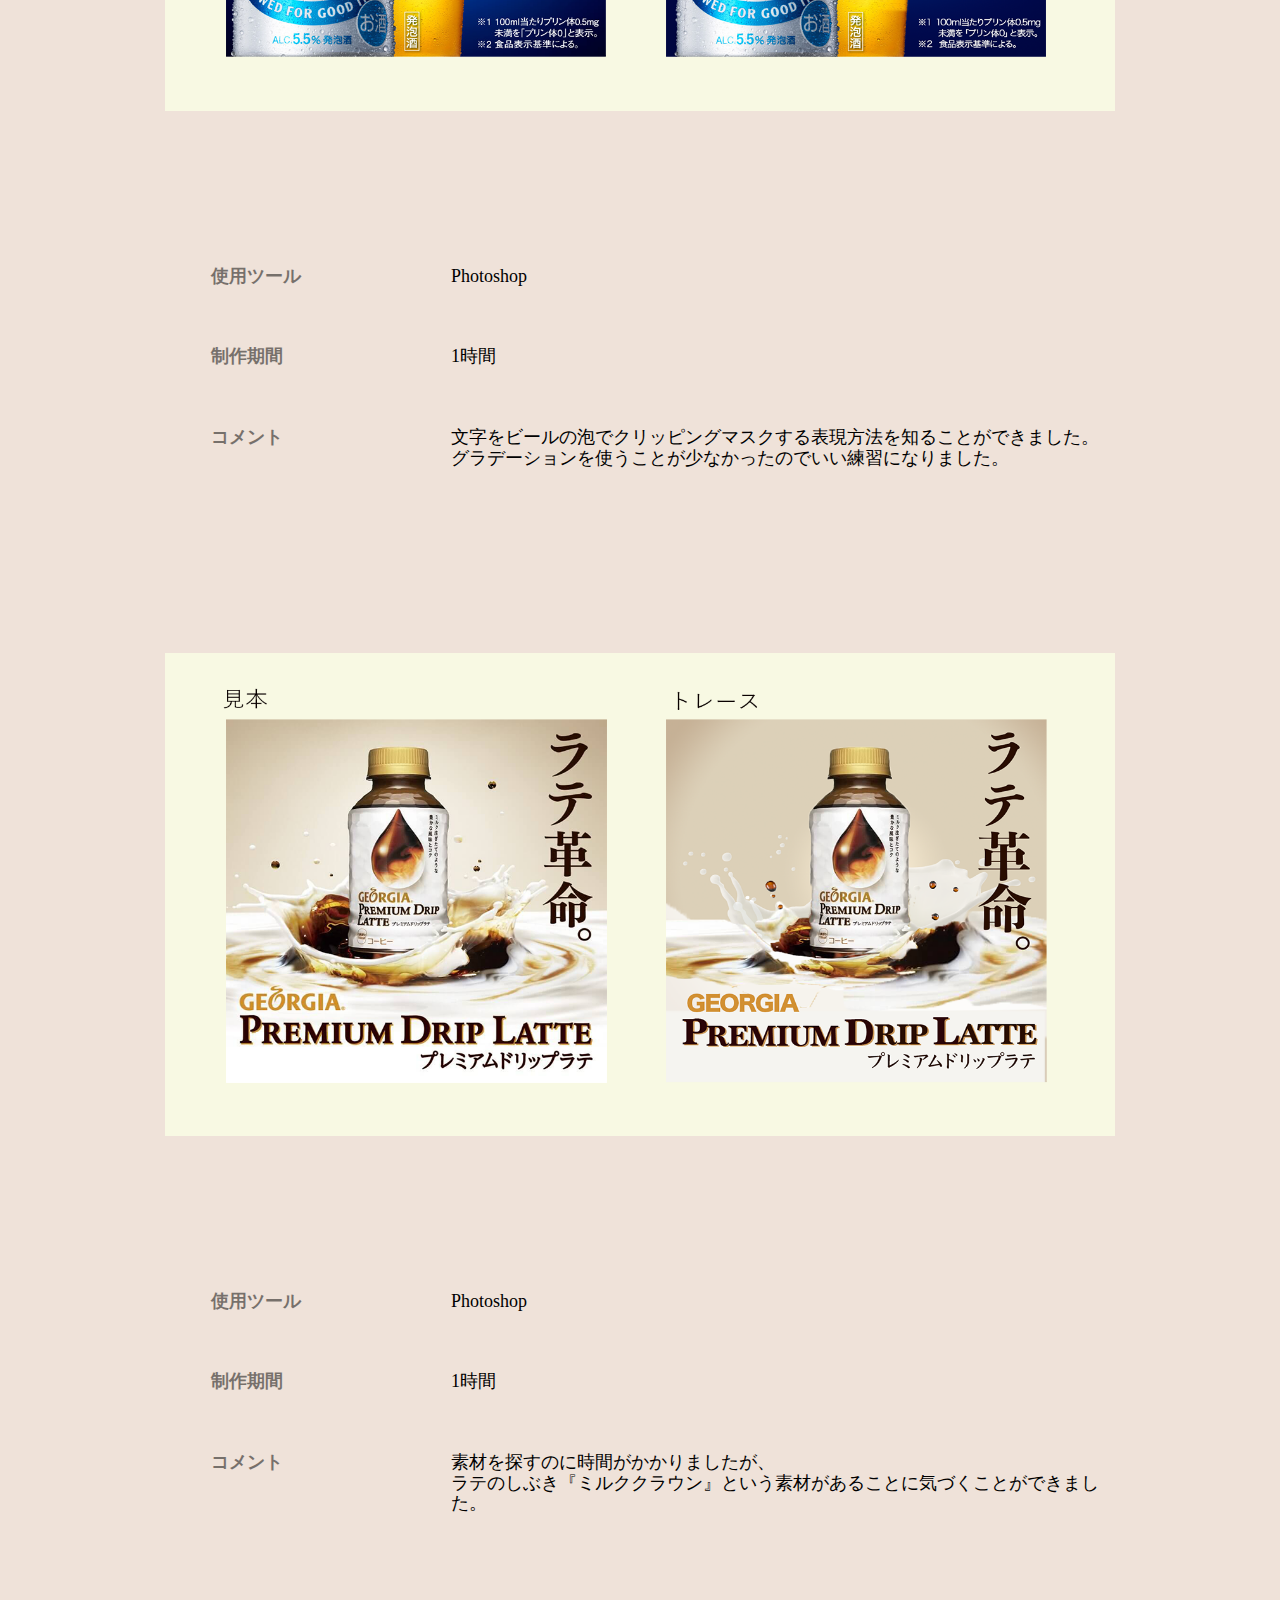
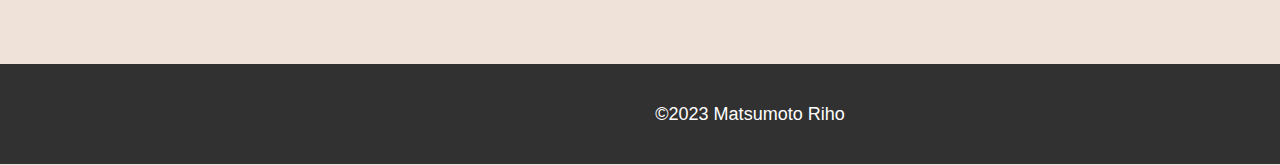
<file: work9.html>
<!DOCTYPE html>
<html lang="ja">
<head>
<meta charset="UTF-8">
<meta name="viewport" content="width=device-width, initial-scale=1">
<title>Practice</title>
<link rel="stylesheet" href="css/style.css">
<link rel="stylesheet" href="css/responsive.css" media="screen and (max-width: 480px)">
<link rel="icon" href="images/icon_logo.png">
</head>
<body>
<!--ここからヘッダー-->
<header id="top">
    <div class="top-box">
        <h1><a href="index.html"><span>Portfolio</span><br>Matsumoto Riho</a></h1>   
        <nav id="nav-box">   
            <ul>
                <li><a href="index.html">Home</a></li>
                <li><a href="about.html">About</a></li>
                <li><a href="index.html#home-work">work</a></li>
            </ul>
        </nav>
     </div>
</header>
<!--ここまでヘッダー-->
<!--ここからmain-->
    <div class="title">
        <h3>Practice</h3>
    </div>
    <div class="work-img">
        <div>
            <img src="images/work_trace1.png" alt="" width="1000" height="533">
        </div>
    </div>
    <div class="work-overview">
        <dl>
            <dt>使用ツール</dt><dd>Photoshop</dd>
            <dt>制作期間</dt><dd>45分</dd>
            <dt>コメント</dt><dd>写真や素材が少ないため、時短を目標としてツールを<br>複製したりして工夫して制作しました。<br></dd>
        </dl>
    </div>
    <div class="work-img">
        <div>
            <img src="images/work_trace2.png" alt="" width="1000" height="533">
        </div>
    </div>
    <div class="work-overview">
        <dl>
            <dt>使用ツール</dt><dd>Photoshop</dd>
            <dt>制作期間</dt><dd>1時間</dd>
            <dt>コメント</dt><dd>文字をビールの泡でクリッピングマスクする表現方法を知ることができました。<br>グラデーションを使うことが少なかったのでいい練習になりました。</dd>
        </dl>
    </div>
    <div class="work-img">
        <div>
            <img src="images/work_trace3.png" alt="" width="1000" height="533">
        </div>
    </div>
    <div class="work-overview">
        <dl>
            <dt>使用ツール</dt><dd>Photoshop</dd>
            <dt>制作期間</dt><dd>1時間</dd>
            <dt>コメント</dt><dd>素材を探すのに時間がかかりましたが、<br>ラテのしぶき『ミルククラウン』という素材があることに気づくことができました。</dd>
        </dl>
    </div>
</section>
<!--ここまでmain-->
<!--ここからフッター-->
<footer>
    <div class="small">
        <small>©︎2023 Matsumoto Riho</small>
    </div>
</footer>
<!--ここまでフッター-->
</body>
</html>
</file>
<file: css/style.css>
@charset "utf-8";

@import url(destyle.css);


body{
    background-color: #efe2d9;
    font-family: '游ゴシック',YuGothic,'ヒラギノ角ゴ ProN W3','Hiragino Kaku Gothic ProN','メイリオ',Meiryo,sans-serif;
}

h2{
    font-family: "Georgia";
    font-size: 48px;
}
@media screen and (max-width: 420px){
    h2{
        font-size: 24px;
    }
}
h3{
    font-family: "New Hero UltraLight";
    font-size: 24px;
    padding-left: 5px;
}
@media screen and (max-width: 420px){
    h3{
        font-size: 18px;
    }
}

/* ヘッダー*/

header{
    font-family: "New Hero UltraLight";
    font-size: 18px;
    position: relative;
}
@media screen and (max-width: 420px){
    header{
        max-width: 420px;
    }
}

.top-box{
    display: flex;
    justify-content: space-between;
    padding: 30px;
    margin:0 30px;
    position: fixed;
    width: 100%;
    top: 0;
    z-index: 200;
}
@media screen and (max-width: 420px){
    .top-box{
        margin: 0;
        padding: 20px;
        font-size: 14px;
        max-width: 420px;
    }
}

span{
    font-size: 10px;
}

header ul{
    display: flex;
    flex-direction: row;
    margin-top: 18px;
}

header ul li a{
    margin: 0 1.5em;
}

#img1_sub {
    display: none;
}

@media screen and (max-width:420px) {
    #img1{
        display: none;
    }

    #img1_sub{
        display: block;
        width: 420px;
        height: auto;
    }
}

#img2{
    position: absolute;
    top: 300px;
    left: 550px;
}
@media screen and (max-width: 420px){
    #img2{
        max-width: 60%;
        height: auto;
        top: 150px;
        left:100px;
    }
}

/* About */
#home-about{
    margin: 140px 100px;
}
@media screen and (max-width: 420px){
    #home-about{
        max-width: 420px;
        height: 560px;
        margin: 0;
    }
}


.self-phot{
    margin: 50px;
}
@media screen and (max-width: 420px){
    .self-phot{
        position: absolute;
        margin: 0;
        padding: 40px 30px 30px 60px;
        z-index: 20;
    }
    .self-phot img{
        max-width: 100px;
        height: 120px;
        text-align: left;
    }
}

.self-introduction{
    display: flex;
    justify-content: center
}
@media screen and (max-width: 420px){
    .self-introduction{
        display: block;
        position: relative;
    }
}

.about{
    padding: 30px 30px 30px 0;
}
@media screen and (max-width: 420px){
    .about{
        text-align: right;
        padding-right: 60px;
    }
}
.self-introduction-box{
    width: 600px;
    padding: 50px 20px 20px 70px;
    border: 1px;
    background-color: #e6cdb9;
}
@media screen and (max-width: 420px){
    .self-introduction-box{
        position: absolute;
        justify-content: center;
        top: 50px;
        max-width: 300px;
        height: 380px;
        padding: 20px;
        margin: 40px 40px 90px 40px;
        z-index: 10;
    }
}

.text{
    font-size: 15px;
    font-family: "'游ゴシック',YuGothic,'ヒラギノ角ゴ ProN W3','Hiragino Kaku Gothic ProN','メイリオ',Meiryo,sans-serif";
    line-height: 2em;
}
@media screen and (max-width: 420px){
    .text{
        font-size: 12px;
        text-align: center;
    }
}

.self-introduction-box3{
    padding: 40px 40px 20px 350px;
    font-family: "New Hero UltraLight";
    position: relative;
}
@media screen and (max-width: 420px){
    .self-introduction-box3{
        position: relative;
        font-size: 10px;
        padding: 20px 40px 20px 200px;
    }
}

.self-introduction-box3 a::after{
    position: absolute;
    bottom: 0;
    left: 350px;
    content: '';
    width: 0;
    height: 1px;
    background-color: #ffffff;
    transition: .5s;
  }
  @media screen and (max-width: 420px){
    .self-introduction-box3 a::after{
        position: absolute;
        bottom: 0;
        left: 250px;
        content: '';
        width: 0;
        height: 1px;
        background-color: #ffffff;
        transition: .5s;
    }
}

.self-introduction-box3 a:hover::after{
    width: 30%;
  }

/* Work */
#home-work{
    width: 1500px;
    background-color: #ffffff;
}
@media screen and (max-width: 420px){
    #home-work{
        max-width: 420px;
        height: 2850px;
    }
}

.text2{
    padding: 50px 100px 20px 100px;
    text-align: center;
}

.work-box{
    padding: 0 240px 20px 240px;
}
@media screen and (max-width: 420px){
    .work-box{
        max-width: 420px;
        padding: 0 50px;
        margin: 0;
    }
}

.row{
    padding: 30px 0;
    display: flex;
    justify-content: space-between;
}
@media screen and (max-width: 420px){
    .row{
        max-width: 300px;
        display: block;
        padding: 0;
        margin: 0;
    }
}
.hover-parent {
    width: 300px;
    height: 300px;
    position: relative;
    margin-bottom: 30px;
    overflow: hidden;
}
@media screen and (max-width: 420px){
    .hover-parent{
        margin: 0;
    }
}
.hover-mask {
    width: 300px;
    height: 300px;
    font-family: "New Hero UltraLight";
    font-size: 24px;
    position: absolute;
    top: 0;
    bottom: 0;
    left: 0;
    right: 0;
    opacity: 0;
    color: #fff;
    display: flex;
    align-items: center;
    justify-content: center;
    padding: 30px;
    opacity: 1;
    transition:all 0.6s ease;
}

.hover-parent:hover .hover-mask {
    background: #000000;
    opacity: 0.5;
    transform: scale(1.2);
}

footer{
    width: 1500px;
    height: 100px;
    background-color: #313131; 
}
@media screen and (max-width: 420px){
    footer{
        max-width: 420px;
        height: 50px;
    }
}
.small{
    padding: 40px;
    text-align: center;
}
@media screen and (max-width: 420px){
    .small{
        padding: 10px;
    }
}

footer small{
    font-size: 18px;
    color: #ffffff;
}
@media screen and (max-width: 420px){
    footer small{
        font-size: 10px;
    }
}
/*-------------------Aboutページ-------------------/*

/*Profile*/
#About-profile{
    width: 1500px;
    background-color: #ffffff;
}
@media screen and (max-width: 420px){
    #About-profile{
        max-width: 420px;
    }
}

#About-profile h2{
    padding: 100px 100px 0 100px;
    text-align: center;
}
.item{
    display: flex;
    padding: 50px 30px 30px 100px;
}
@media screen and (max-width: 420px){
    .item{
        padding: 20px 30px;
    }
}
.item-square{
    width: 0.5em;
    height: 2em;
    background-color: #d8c1b6;
}

.introduction{
    display: flex;
    justify-content: center;
    padding: 0px 20px 100px 70px;
}
@media screen and (max-width: 420px){
    .introduction{
        padding: 0 10px 40px 10px;
    }
}

.introduction-box{
    width: 600px;
    border: 1px;
    background-color: #e6cdb9;
    padding: 10px;
}
@media screen and (max-width: 420px){
    .introduction-box{
        max-width: 350px;
    }
}
.name{
    padding: 20px;
}

#furigana{
    font-family: "New Hero UltraLight";
    font-size: 20px;
    text-align: center;
}
@media screen and (max-width: 420px){
    #furigana{
        font-size: 14px;
    }
}
#name{
    font-family: "'游ゴシック',YuGothic,'ヒラギノ角ゴ ProN W3','Hiragino Kaku Gothic ProN','メイリオ',Meiryo,sans-serif";
    font-size: 40px;
    text-align: center;
}
@media screen and (max-width: 420px){
    #name{
        font-size: 25px;
    }
}
.introduction-item{
    font-size: 14px;
    padding: 0 50px 0 50px;
}
@media screen and (max-width: 420px){
    .introduction-item{
        font-size: 12px;
        padding: 0;
    }
}

.item2{
    padding: 0 50px;
}
@media screen and (max-width: 420px){
    .item2{
        padding: 10px 45px;
    }
}
.item2 li{
    padding: 5px;
}
@media screen and (max-width: 420px){
    .item2 li{
        padding: 0;
    }
}

.introduction-item p{
    padding: 20px;
    line-height: 1.5em;
}
@media screen and (max-width: 420px){
    .introduction-item p{
        font-size: 12px;
        padding: 10px;
    }
}
.selfphot{
    padding: 0 20px 20px 70px;
}
@media screen and (max-width: 420px){
    .selfphot{
        display: none;
    }
}

/*skill*/
#skill{
    width: 1500px;
}
@media screen and (max-width: 420px){
    #skill{
        max-width: 420px;
    }
}

.skill-img{
    text-align: center;
    padding: 10px 0 70px 0;
}
@media screen and (max-width: 420px){
    .skill-img{
        padding: 0px 0 40px 0;
    }
}
@media screen and (max-width: 420px){
    .skill-img img{
        max-width: 300px;
        height: auto;
    }
}
/*career*/
#career{
    width: 1500px;
    background-color: #ffffff;
}
@media screen and (max-width: 420px){
    #career{
        max-width: 420px;
        margin: 0;
    }
}
.timeline{
    display: flex;
    justify-content: center;
}   
@media screen and (max-width: 420px){
    .timeline {
        max-width: 420px;
    }

}
.timeline ul {
        padding: 40px 0;
}

.timeline li{
    display: flex;
    width: 150%;
    line-height: 1.5;
    font-size: 18px;
}
@media screen and (max-width: 420px){
    .timeline li{
        display: block;
        font-size: 14px;
        max-width: 420px;
    }
}


.timeline-date{
    width: 30%;
    padding: 0 0 0 20px;
}
@media screen and (max-width: 420px){
    .timeline-date{
        padding: 0 0 10px 50px;
        margin: 0;
        font-size: 12px;
        width: 50%;
        float: left;
        border: none;
    }
}
.timeline-content {
    position: relative;
    width: 200%;
    padding: 0 20px 60px 30px;
    border-left: 1.5px solid #DDDDDD;
}
@media screen and (max-width: 420px){
    .timeline-content{
        max-width: 420px;
        padding: 0 0 30px 50px;
        font-size: 12px;
        float: left;
        border: none;
        margin: 0;
    }
    .timeline-content p{
        max-width: 420px;
        padding: 0;
        margin: 0;
    }
}
                
.timeline-content::before {
    content: "";
    position: absolute;
    top: 0;
    left: -10px;
    width: 20px;
    height: 20px;
    background-color: #d8c1b6;
    border-radius: 10px;
}

@media screen and (max-width: 420px){
    .timeline-content::before{
        display: none;
        margin: 0;
    }
}
/*-------------------Workページ-------------------*/
.title{
    padding: 100px 100px 50px 100px;
    text-align: center;
    font-family:"'游ゴシック',YuGothic,'ヒラギノ角ゴ ProN W3','Hiragino Kaku Gothic ProN','メイリオ',Meiryo,sans-serif"";
}
.work-img{
    text-align: center;
}

.work-img img{
    padding: 25px;
}
@media screen and (max-width: 420px){
    .work-img img{
       max-width: 70%;
       height: auto;
    }
}
.kakuu{
    text-align: center;
}
.work-overview dl{
    display: flex;
    flex-wrap: wrap;
    justify-content: center;
    padding: 100px 100px 150px 100px;
    font-family: "'游ゴシック',YuGothic,'ヒラギノ角ゴ ProN W3','Hiragino Kaku Gothic ProN','メイリオ',Meiryo,sans-serif";
}
@media screen and (max-width: 420px){
    .work-overview dl{
        justify-content: center;
        padding: 20px;
    }
}
.work-overview dt {
    padding: 30px;
    width: 25%;
    font-size: 18px;
    opacity: 0.5;
  }
  @media screen and (max-width: 420px){
    .work-overview dt{
        font-size: 12px;
        padding: 10px;
    }
}
  .work-overview dd {
    padding-top: 30px;
    width: 60%;
    font-size: 18px;
  }
  @media screen and (max-width: 420px){
    .work-overview dd{
        font-size: 12px;
        padding-top: 14px;
    }
}
</file>
<file: css/responsive.css>
@charset "utf-8";

@import url(destyle.css);

body{
    background-color: #efe2d9;
    font-size: 80%;
}

h2{
    font-family: "Georgia";
    font-size: 48px;
}

h3{
    font-family: "New Hero UltraLight";
    font-size: 24px;
    padding-left: 5px;
}
</file>
